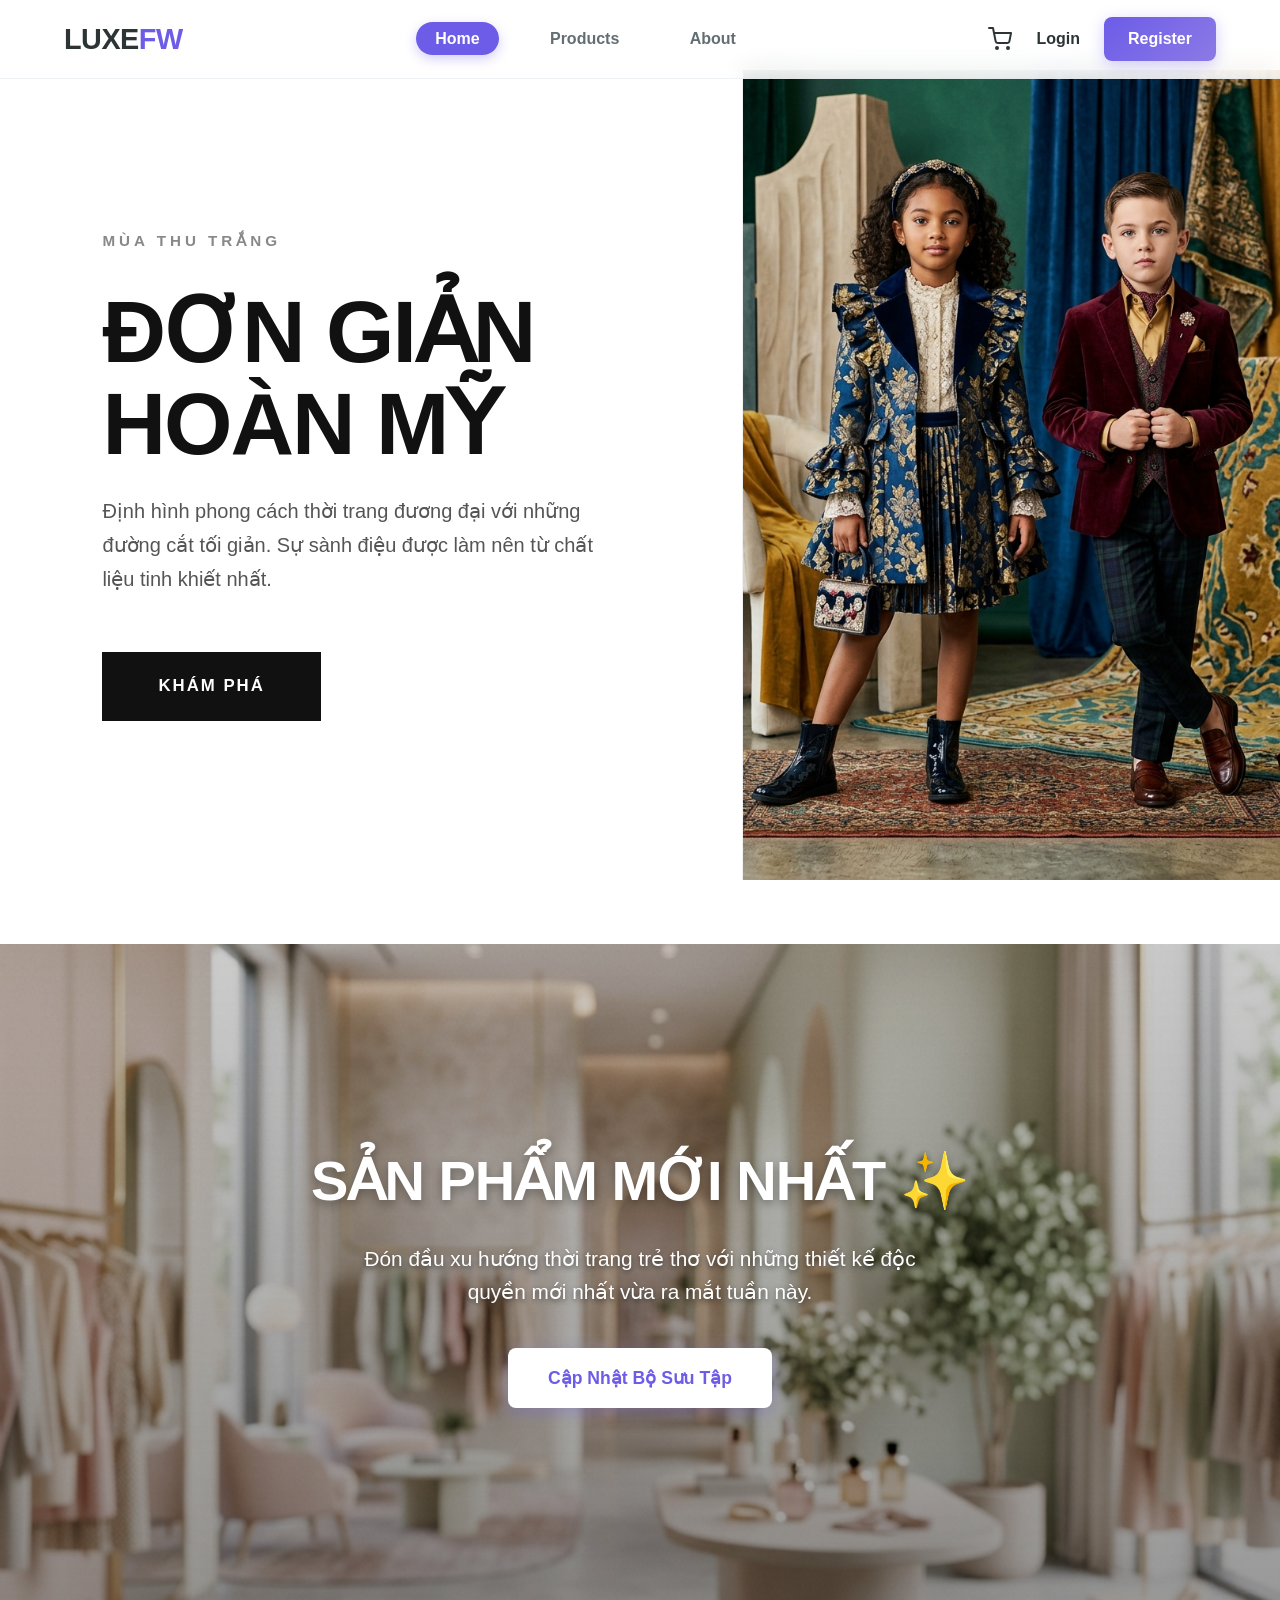
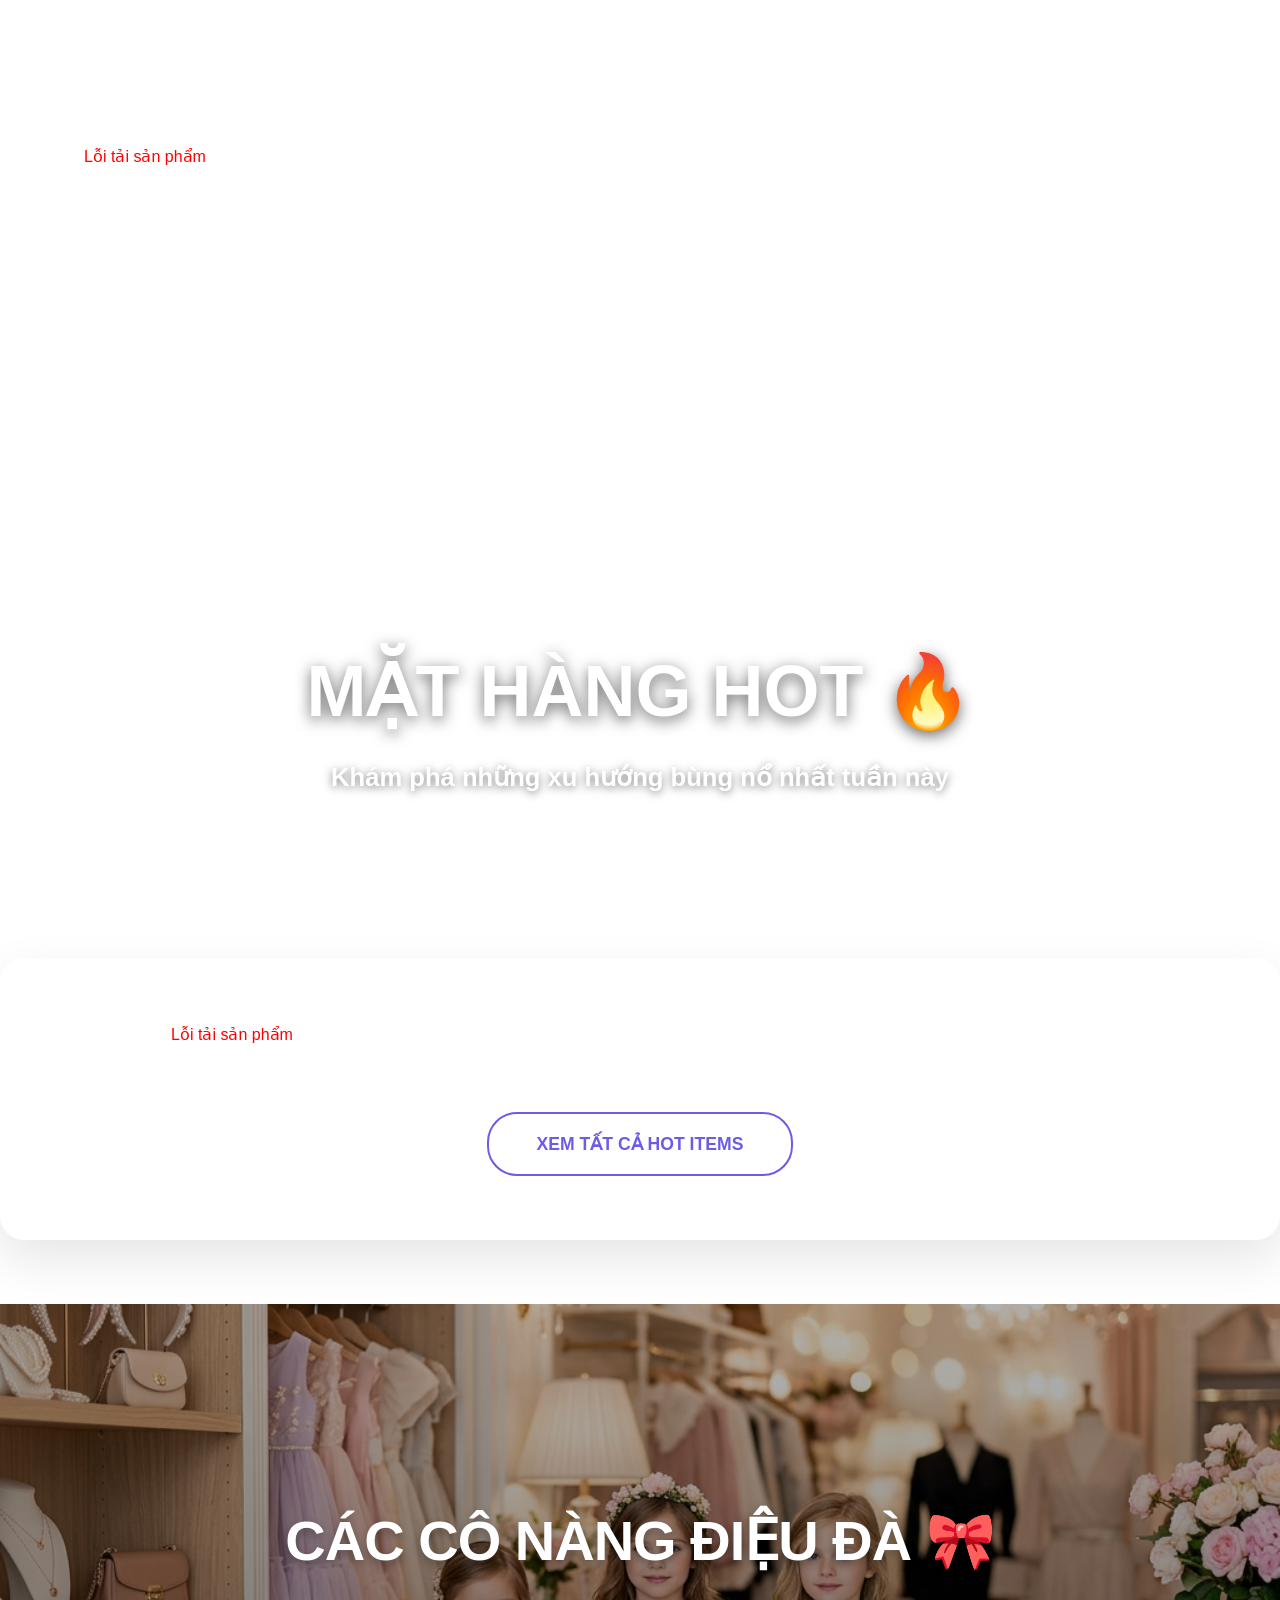
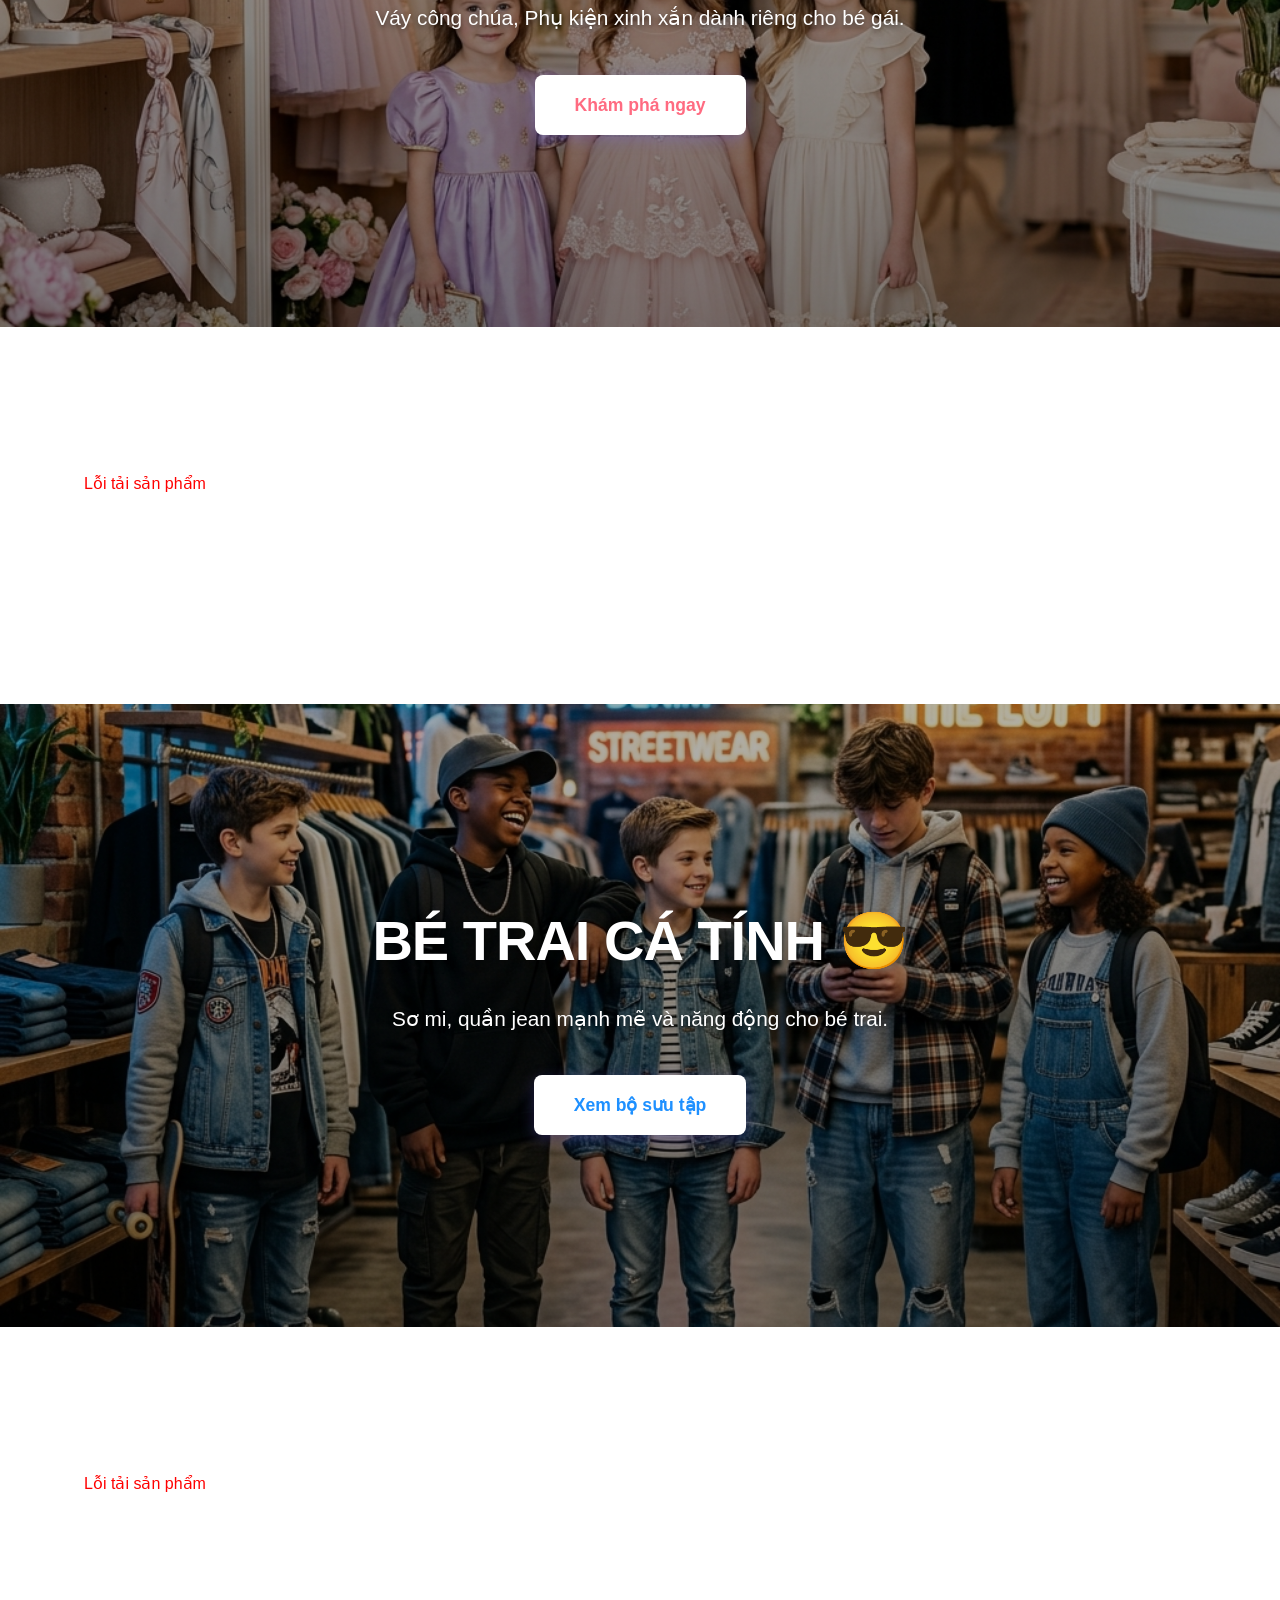
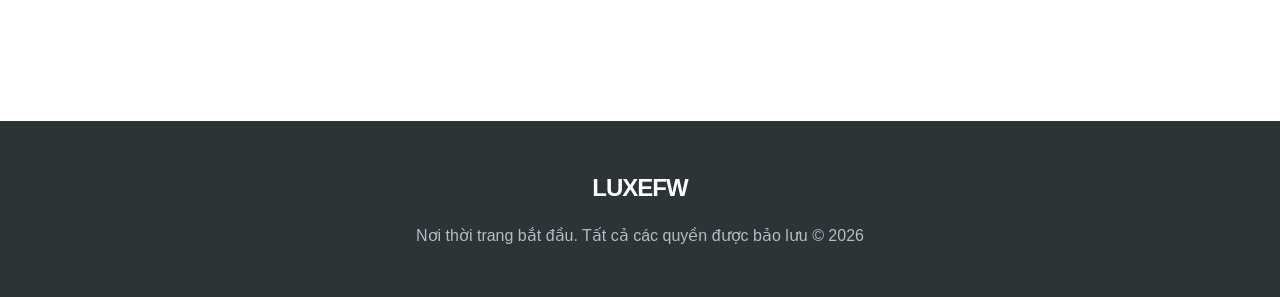
<file: frontend/index.html>
<!DOCTYPE html>
<html lang="vi">
<head>
    <meta charset="UTF-8">
    <meta name="viewport" content="width=device-width, initial-scale=1.0">
    <title>Home - LUXE FW Kids</title>
    <link rel="stylesheet" href="css/style.css">
    <style>
        .section-title { text-align: center; margin-bottom: 3rem; font-size: 2.5rem; color: var(--primary); }
        .section-padding { padding: 5rem 0; }
        .banner { background-color: var(--primary); color: white; border-radius: var(--radius-lg); padding: 4rem; text-align: center; margin: 4rem 0; }
        .banner h2 { font-size: 2.5rem; margin-bottom: 1rem; color: white;}
    </style>
</head>
<body>
    <nav class="navbar">
        <a href="index.html" class="logo">LUXE<span>FW</span></a>
        <ul class="nav-links">
            <li><a href="index.html" class="active">Home</a></li>
            <li><a href="products.html">Products</a></li>
            <li><a href="about.html">About</a></li>
        </ul>
        <div class="nav-actions" id="auth-links">
            <!-- JavaScript handles rendering here -->
        </div>
    </nav>

    <header class="hero" style="min-height: 90vh; display: flex; align-items: stretch; padding: 0; margin-top: 70px; background: #fff;">
        <!-- Left Side: Minimalist Text -->
        <div style="flex: 1; display: flex; flex-direction: column; justify-content: center; padding: 6rem 8%; border-right: 1px solid #f0f0f0;">
            <span class="hero-subtitle">Mùa Thu Trắng</span>
            <h1 class="hero-title">Đơn giản<br>Hoàn mỹ</h1>
            <p class="hero-desc">Định hình phong cách thời trang đương đại với những đường cắt tối giản. Sự sành điệu được làm nên từ chất liệu tinh khiết nhất.</p>
            
            <div style="display: flex; gap: 1.5rem;">
                <a href="products.html" style="background: #111; color: white; text-decoration: none; font-weight: 600; font-size: 1.05rem; padding: 1.3rem 3.5rem; text-transform: uppercase; letter-spacing: 2px; transition: all 0.3s ease;">Khám phá</a>
            </div>
        </div>

        <!-- Right Side: Editorial Image -->
        <div style="flex: 1; height: auto;">
            <div style="width: 100%; height: 100%; background: url('images/hero_fashion_fresh.png') center/cover no-repeat;"></div>
        </div>
    </header>

    <main>
        <!-- NEW ARRIVALS -->
        <section id="new-arrivals">
            <div class="banner" style="background: linear-gradient(rgba(0,0,0,0.2), rgba(0,0,0,0.4)), url('images/new_arrivals_bg.png') center/cover; padding: 12rem 5%; border-radius: 0;">
                <div class="container" style="text-align: center;">
                    <h2 style="text-shadow: 0 4px 10px rgba(0,0,0,0.3); font-size: 3.5rem; color: white;">Sản Phẩm Mới Nhất ✨</h2>
                    <p style="color: white; font-size: 1.3rem; text-shadow: 0 2px 5px rgba(0,0,0,0.5); max-width: 600px; margin: 0 auto;">Đón đầu xu hướng thời trang trẻ thơ với những thiết kế độc quyền mới nhất vừa ra mắt tuần này.</p>
                    <a href="products.html" class="btn btn-primary" style="margin-top: 2.5rem; background: white; color: #6c5ce7; border: none; font-size: 1.1rem; padding: 1rem 2.5rem;">Cập Nhật Bộ Sưu Tập</a>
                </div>
            </div>
            <div class="container section-padding">
                <div class="grid-products" id="new-products">
                    <!-- Fallback/Placeholder while loading -->
                    <p style="text-align: center; width: 100%;">Đang tải sản phẩm...</p>
                </div>
            </div>
        </section>

        <!-- HOT PRODUCTS: Slider Banner -->
        <section id="hot-slider" class="hot-bg-slider" style="padding: 16rem 0 20rem 0; margin-top: 4rem; text-align: center;">
            <div class="container">
                <h2 style="color: white; font-size: 4.5rem; text-shadow: 0 4px 15px rgba(0,0,0,0.6); margin-bottom: 0.5rem; letter-spacing: 0;">Mặt Hàng Hot 🔥</h2>
                <p style="color: white; font-size: 1.6rem; text-shadow: 0 2px 8px rgba(0,0,0,0.5); font-weight: 600;">Khám phá những xu hướng bùng nổ nhất tuần này</p>
            </div>
        </section>

        <!-- HOT PRODUCTS: Grid Content -->
        <section id="hot-products" class="container" style="background-color: white; padding: 4rem 3rem; border-radius: 24px; box-shadow: 0 20px 50px rgba(0,0,0,0.1); position: relative; z-index: 10; margin-top: -160px; margin-bottom: 4rem;">
            <div class="grid-products" id="hot-products-grid">
                <!-- JS will populate -->
            </div>
            <div style="text-align: center; margin-top: 3rem;">
                <a href="products.html" class="btn btn-outline" style="border-width: 2px; border-color: var(--accent); color: var(--accent); font-weight: 700; padding: 1rem 3rem; font-size: 1.1rem; border-radius: 30px;">XEM TẤT CẢ HOT ITEMS</a>
            </div>
        </section>

        <!-- GIRLS COLLECTION -->
        <section id="girls" style="margin-top: 4rem;">
            <div class="banner" style="background: linear-gradient(rgba(0,0,0,0.3), rgba(0,0,0,0.5)), url('images/banner_girls.png') center/cover; padding: 12rem 5%; border-radius: 0;">
                <div class="container" style="text-align: center;">
                    <h2 style="text-shadow: 0 4px 10px rgba(0,0,0,0.3); font-size: 3.5rem; color: white;">Các Cô Nàng Điệu Đà 🎀</h2>
                    <p style="color: white; font-size: 1.3rem; text-shadow: 0 2px 5px rgba(0,0,0,0.5); max-width: 600px; margin: 0 auto;">Váy công chúa, Phụ kiện xinh xắn dành riêng cho bé gái.</p>
                    <a href="products.html" class="btn btn-primary" style="margin-top: 2.5rem; background: white; color: #ff6b81; border: none; font-size: 1.1rem; padding: 1rem 2.5rem;">Khám phá ngay</a>
                </div>
            </div>
            <div class="container section-padding">
                <div class="grid-products" id="girls-products">
                    <!-- JS will populate -->
                </div>
            </div>
        </section>

        <!-- BOYS COLLECTION -->
        <section id="boys">
            <div class="banner" style="background: linear-gradient(rgba(0,0,0,0.3), rgba(0,0,0,0.5)), url('images/banner_boys.png') center/cover; padding: 12rem 5%; border-radius: 0;">
                <div class="container" style="text-align: center;">
                    <h2 style="text-shadow: 0 4px 10px rgba(0,0,0,0.3); font-size: 3.5rem; color: white;">Bé Trai Cá Tính 😎</h2>
                    <p style="color: white; font-size: 1.3rem; text-shadow: 0 2px 5px rgba(0,0,0,0.5); max-width: 600px; margin: 0 auto;">Sơ mi, quần jean mạnh mẽ và năng động cho bé trai.</p>
                    <a href="products.html" class="btn btn-primary" style="margin-top: 2.5rem; background: white; color: #1e90ff; border: none; font-size: 1.1rem; padding: 1rem 2.5rem;">Xem bộ sưu tập</a>
                </div>
            </div>
            <div class="container section-padding">
                <div class="grid-products" id="boys-products">
                    <!-- JS will populate -->
                </div>
            </div>
        </section>
    </main>

    <footer style="background: var(--primary); color: white; padding: 3rem 5%; text-align: center; margin-top: 5rem;">
        <h2 style="color: white; margin-bottom: 1rem;">LUXE<span>FW</span></h2>
        <p style="color: #b2bec3;">Nơi thời trang bắt đầu. Tất cả các quyền được bảo lưu &copy; 2026</p>
    </footer>

    <script src="js/api.js"></script>
    <script src="js/products.js"></script>
    <script>
        // Fetch products and populate sections
        document.addEventListener('DOMContentLoaded', async () => {
            try {
                const res = await fetchAPI('/products');
                const products = res.data || [];
                
                if (products.length > 0) {
                    // Populate New Arrivals
                    renderProducts(products.slice(0,4), document.getElementById('new-products'));
                    
                    // Populate Hot (Reverse to look different)
                    const reversed = [...products].reverse();
                    renderProducts(reversed.slice(0,4), document.getElementById('hot-products-grid'));
                    
                    // Populate Girls
                    renderProducts(products.filter(p => p.name.toLowerCase().includes('gái') || p.name.toLowerCase().includes('dress') || p.categoryId == 3 || p.name.toLowerCase().includes('baby')).slice(0,4), document.getElementById('girls-products'));
                    
                    // Populate Boys
                    renderProducts(products.filter(p => !p.name.toLowerCase().includes('gái') && !p.name.toLowerCase().includes('dress')).slice(0,4), document.getElementById('boys-products'));
                } else {
                    document.querySelectorAll('.grid-products').forEach(el => el.innerHTML = '<p style="text-align:center;width:100%;">Trống</p>');
                }
            } catch (err) {
                console.error(err);
                document.querySelectorAll('.grid-products').forEach(el => el.innerHTML = '<p style="text-align:center;width:100%;color:red;">Lỗi tải sản phẩm</p>');
            }
        });
    </script>
</body>
</html>
</file>
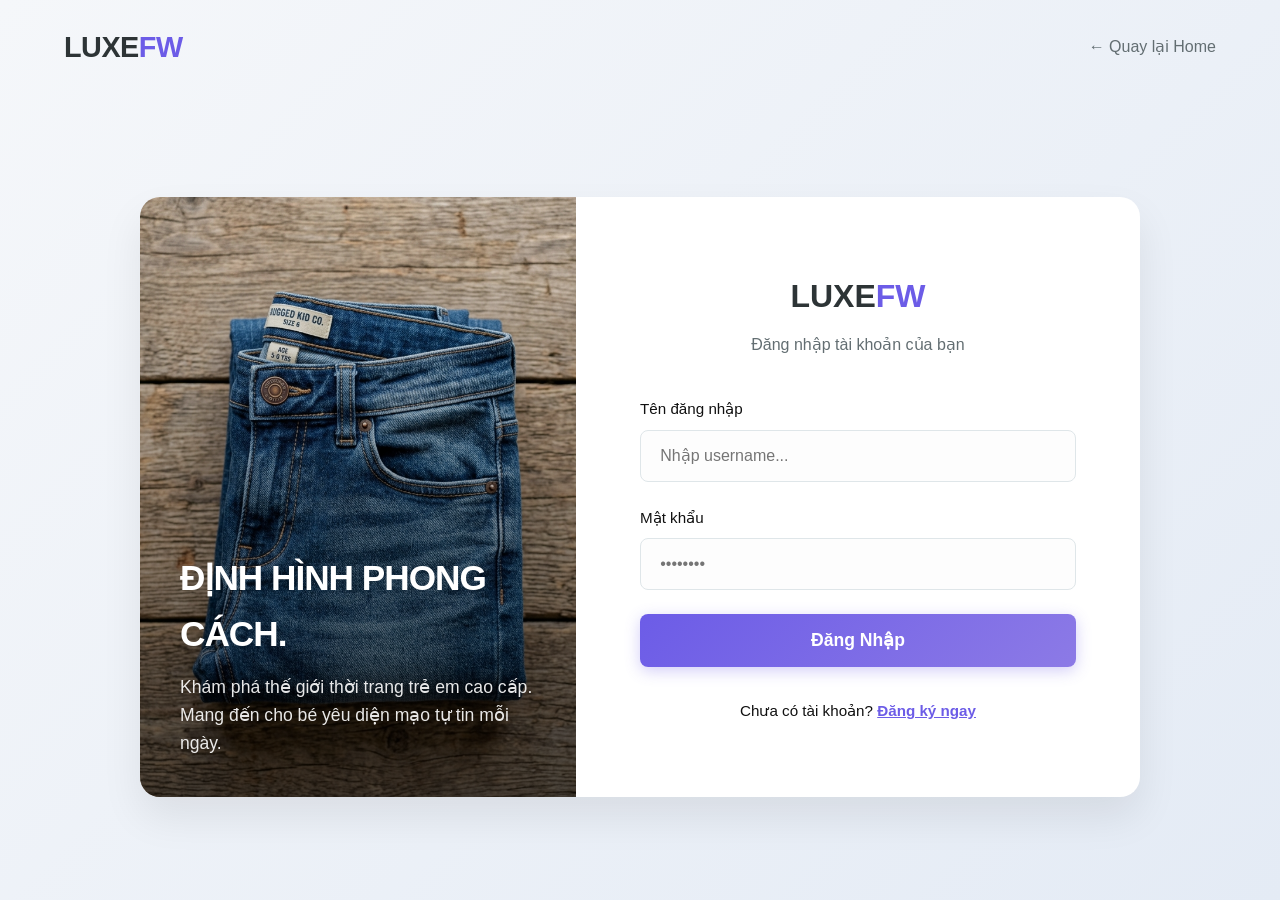
<file: frontend/admin/index.html>
<!DOCTYPE html>
<html lang="vi">
<head>
    <meta charset="UTF-8">
    <meta name="viewport" content="width=device-width, initial-scale=1.0">
    <title>Admin Dashboard - LUXE FW</title>
    <link rel="stylesheet" href="css/admin.css">
</head>
<body>

    <!-- SIDEBAR -->
    <aside class="sidebar">
        <div class="sidebar-header">
            LUXE<span>ADMIN</span>
        </div>
        <ul class="nav-menu">
            <li class="nav-item active" onclick="switchTab('dashboard')">
                <span>📊</span> Tổng quan
            </li>
            <li class="nav-item" onclick="switchTab('products')">
                <span>👕</span> Sản phẩm
            </li>
            <li class="nav-item" onclick="switchTab('categories')">
                <span>📁</span> Danh mục
            </li>
            <li class="nav-item" onclick="switchTab('orders')">
                <span>📦</span> Đơn hàng
            </li>
            <li class="nav-item" onclick="switchTab('users')">
                <span>👥</span> Người dùng
            </li>
        </ul>
    </aside>

    <!-- CONTENT -->
    <main class="main-content">
        <header class="topbar">
            <div class="user-profile">
                <span id="admin-name">Chưa đăng nhập</span>
                <button class="btn-logout" onclick="logoutAdmin()">Thoát</button>
            </div>
        </header>

        <div class="page-wrapper">
            
            <!-- DASHBOARD TAB -->
            <div id="tab-dashboard" class="tab-section active">
                <h2 class="page-title">Thống kê chung</h2>
                <div class="data-card">
                    <p style="color: var(--text-muted); line-height: 1.8;">
                        Chào mừng hệ thống quản trị LUXE FW.<br>
                        Vui lòng chọn các mục bên thanh Menu (Sản phẩm, Đơn hàng,...) để bắt đầu quản lý.
                    </p>
                </div>
            </div>

            <!-- PRODUCTS TAB -->
            <div id="tab-products" class="tab-section">
                <div class="card-header">
                    <h2 class="page-title" style="margin:0;">Quản lý Sản phẩm</h2>
                    <button class="btn-primary" onclick="alert('Tính năng Thêm sản phẩm đang phát triển.')">+ Thêm Sản Phẩm Mới</button>
                </div>
                <div class="data-card">
                    <div class="table-responsive">
                        <table class="admin-table">
                            <thead>
                                <tr>
                                    <th>Sản phẩm / Tên</th>
                                    <th>Giá Niêm Yết</th>
                                    <th>Danh Mục</th>
                                    <th>Ngày Tạo</th>
                                    <th>Thao Tác</th>
                                </tr>
                            </thead>
                            <tbody id="tb-products">
                                <tr><td colspan="5" style="text-align:center;">Đang tải dữ liệu...</td></tr>
                            </tbody>
                        </table>
                    </div>
                </div>
            </div>

            <!-- CATEGORIES TAB -->
            <div id="tab-categories" class="tab-section">
                <div class="card-header">
                    <h2 class="page-title" style="margin:0;">Quản lý Danh mục</h2>
                    <button class="btn-primary">+ Thêm Danh Mục</button>
                </div>
                <div class="data-card">
                    <div class="table-responsive">
                        <table class="admin-table">
                            <thead>
                                <tr>
                                    <th>ID</th>
                                    <th>Tên Danh Mục</th>
                                    <th>Thao Tác</th>
                                </tr>
                            </thead>
                            <tbody id="tb-categories">
                                <tr><td colspan="3" style="text-align:center;">Đang tải dữ liệu...</td></tr>
                            </tbody>
                        </table>
                    </div>
                </div>
            </div>

            <!-- ORDERS TAB -->
            <div id="tab-orders" class="tab-section">
                <div class="card-header">
                    <h2 class="page-title" style="margin:0;">Quản lý Đơn hàng</h2>
                </div>
                <div class="data-card">
                    <div class="table-responsive">
                        <table class="admin-table">
                            <thead>
                                <tr>
                                    <th>Mã Đơn (#)</th>
                                    <th>Khách Hàng</th>
                                    <th>Tổng Tiền</th>
                                    <th>Trạng Thái</th>
                                    <th>Thao Tác</th>
                                </tr>
                            </thead>
                            <tbody id="tb-orders">
                                <tr><td colspan="5" style="text-align:center;">Đang tải dữ liệu...</td></tr>
                            </tbody>
                        </table>
                    </div>
                </div>
            </div>

            <!-- USERS TAB -->
            <div id="tab-users" class="tab-section">
                <div class="card-header">
                    <h2 class="page-title" style="margin:0;">Quản lý Người dùng</h2>
                </div>
                <div class="data-card">
                    <div class="table-responsive">
                        <table class="admin-table">
                            <thead>
                                <tr>
                                    <th>Tài Khoản</th>
                                    <th>Email</th>
                                    <th>Phân Quyền (Role)</th>
                                    <th>Thao Tác</th>
                                </tr>
                            </thead>
                            <tbody id="tb-users">
                                <tr><td colspan="4" style="text-align:center;">Đang tải dữ liệu...</td></tr>
                            </tbody>
                        </table>
                    </div>
                </div>
            </div>

        </div>
    </main>

    <script src="js/api.js"></script>
    <script src="js/dashboard.js"></script>
</body>
</html>
</file>
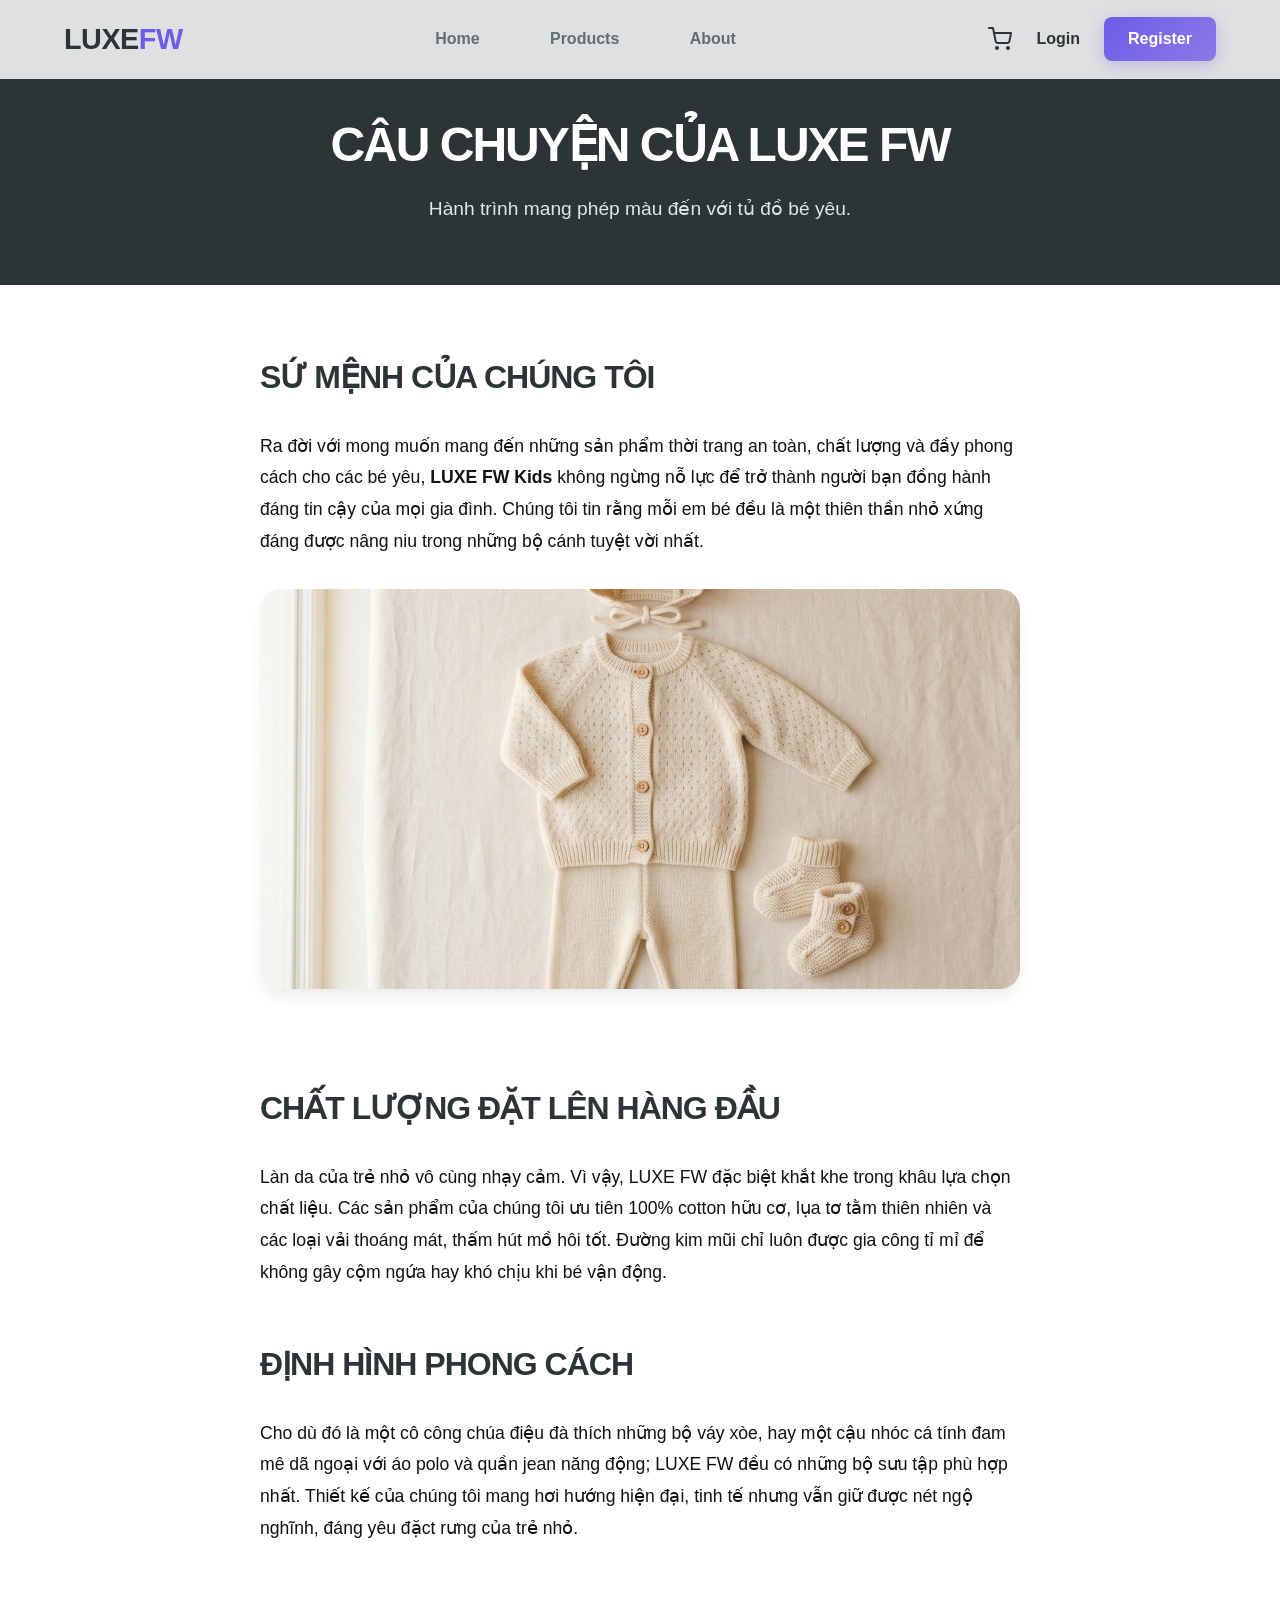
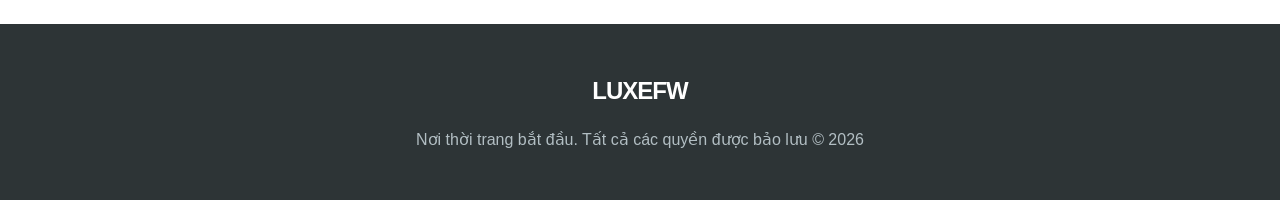
<file: frontend/about.html>
<!DOCTYPE html>
<html lang="vi">
<head>
    <meta charset="UTF-8">
    <meta name="viewport" content="width=device-width, initial-scale=1.0">
    <title>About Us - LUXE FW Kids</title>
    <link rel="stylesheet" href="css/style.css">
    <style>
        .page-header { background-color: var(--primary); color: white; padding: 120px 0 60px 0; text-align: center; }
        .about-section { max-width: 800px; margin: 4rem auto; font-size: 1.1rem; line-height: 1.8; color: var(--text); padding: 0 20px;}
        .about-section h2 { color: var(--primary); margin-top: 3rem; margin-bottom: 1.5rem; font-size: 2rem;}
        .about-section img { width: 100%; border-radius: var(--radius-lg); margin: 2rem 0; box-shadow: var(--shadow-md); }
    </style>
</head>
<body>
    <nav class="navbar">
        <a href="index.html" class="logo">LUXE<span>FW</span></a>
        <ul class="nav-links">
            <li><a href="index.html">Home</a></li>
            <li><a href="products.html">Products</a></li>
            <li><a href="about.html">About</a></li>
        </ul>
        <div class="nav-actions" id="auth-links">
            <a href="login.html" class="nav-links">Login</a>
            <a href="register.html" class="btn btn-primary">Register</a>
        </div>
    </nav>

    <header class="page-header">
        <div class="container">
            <h1 class="hero-title" style="color: white; font-size: 3rem;">Câu chuyện của LUXE FW</h1>
            <p style="color: #dfe6e9; font-size: 1.2rem; margin-top: 1rem;">Hành trình mang phép màu đến với tủ đồ bé yêu.</p>
        </div>
    </header>

    <main class="about-section">
        <h2>Sứ mệnh của chúng tôi</h2>
        <p>Ra đời với mong muốn mang đến những sản phẩm thời trang an toàn, chất lượng và đầy phong cách cho các bé yêu, <strong>LUXE FW Kids</strong> không ngừng nỗ lực để trở thành người bạn đồng hành đáng tin cậy của mọi gia đình. Chúng tôi tin rằng mỗi em bé đều là một thiên thần nhỏ xứng đáng được nâng niu trong những bộ cánh tuyệt vời nhất.</p>
        
        <!-- Placeholder beautiful image for about -->
        <img src="images/bestseller.png" alt="Baby Collection" style="height: 400px; object-fit: cover;">

        <h2>Chất lượng đặt lên hàng đầu</h2>
        <p>Làn da của trẻ nhỏ vô cùng nhạy cảm. Vì vậy, LUXE FW đặc biệt khắt khe trong khâu lựa chọn chất liệu. Các sản phẩm của chúng tôi ưu tiên 100% cotton hữu cơ, lụa tơ tằm thiên nhiên và các loại vải thoáng mát, thấm hút mồ hôi tốt. Đường kim mũi chỉ luôn được gia công tỉ mỉ để không gây cộm ngứa hay khó chịu khi bé vận động.</p>

        <h2>Định hình phong cách</h2>
        <p>Cho dù đó là một cô công chúa điệu đà thích những bộ váy xòe, hay một cậu nhóc cá tính đam mê dã ngoại với áo polo và quần jean năng động; LUXE FW đều có những bộ sưu tập phù hợp nhất. Thiết kế của chúng tôi mang hơi hướng hiện đại, tinh tế nhưng vẫn giữ được nét ngộ nghĩnh, đáng yêu đặct rưng của trẻ nhỏ.</p>
    </main>

    <footer style="background: var(--primary); color: white; padding: 3rem 5%; text-align: center; margin-top: 5rem;">
        <h2 style="color: white; margin-bottom: 1rem;">LUXE<span>FW</span></h2>
        <p style="color: #b2bec3;">Nơi thời trang bắt đầu. Tất cả các quyền được bảo lưu &copy; 2026</p>
    </footer>

    <script src="js/api.js"></script>
</body>
</html>
</file>
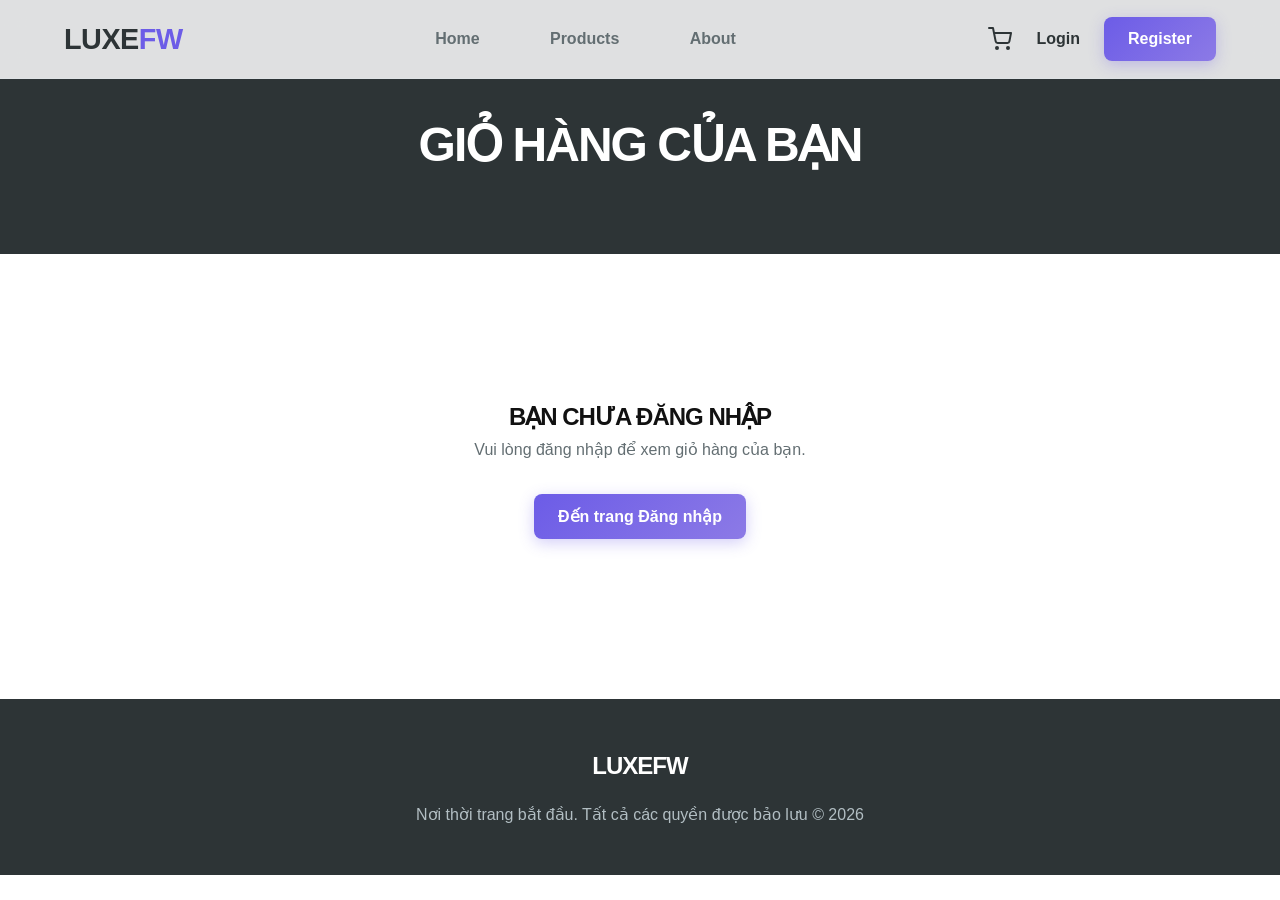
<file: frontend/cart.html>
<!DOCTYPE html>
<html lang="vi">
<head>
    <meta charset="UTF-8">
    <meta name="viewport" content="width=device-width, initial-scale=1.0">
    <title>Cart - LUXE FW</title>
    <link rel="stylesheet" href="css/style.css">
    <style>
        .page-header { background-color: var(--primary); color: white; padding: 120px 0 60px 0; text-align: center; }
        .cart-container { margin: 4rem auto; max-width: 900px; }
        .cart-table { width: 100%; border-collapse: collapse; margin-bottom: 2rem; background: var(--surface); box-shadow: var(--shadow-sm); border-radius: var(--radius-md); overflow: hidden; }
        .cart-table th, .cart-table td { padding: 1.5rem; text-align: left; border-bottom: 1px solid var(--border); }
        .cart-table th { background: #f8f9fa; font-weight: 600; color: var(--text-muted); }
        .cart-item-img { width: 80px; height: 100px; object-fit: cover; border-radius: var(--radius-sm); }
        .cart-item-info { display: flex; align-items: center; gap: 1.5rem; }
        .cart-item-title { font-weight: 600; font-size: 1.1rem; }
        .cart-summary { background: #f8f9fa; padding: 2rem; border-radius: var(--radius-md); text-align: right; border: 1px solid var(--border); }
        .total-price { font-size: 1.8rem; font-weight: 700; color: var(--accent); margin: 1rem 0; }
    </style>
</head>
<body>
    <nav class="navbar">
        <a href="index.html" class="logo">LUXE<span>FW</span></a>
        <ul class="nav-links">
            <li><a href="index.html">Home</a></li>
            <li><a href="products.html">Products</a></li>
            <li><a href="about.html">About</a></li>
        </ul>
        <div class="nav-actions" id="auth-links">
            <a href="login.html" class="nav-links">Login</a>
            <a href="register.html" class="btn btn-primary">Register</a>
        </div>
    </nav>

    <header class="page-header">
        <div class="container">
            <h1 class="hero-title" style="color: white; font-size: 3rem;">Giỏ hàng của bạn</h1>
        </div>
    </header>

    <main class="container cart-container" id="cart-content">
        <div style="text-align: center; padding: 3rem; color: var(--text-muted);">
            Đang tải dữ liệu giỏ hàng...
        </div>
    </main>

    <footer style="background: var(--primary); color: white; padding: 3rem 5%; text-align: center; margin-top: 5rem;">
        <h2 style="color: white; margin-bottom: 1rem;">LUXE<span>FW</span></h2>
        <p style="color: #b2bec3;">Nơi thời trang bắt đầu. Tất cả các quyền được bảo lưu &copy; 2026</p>
    </footer>

    <script src="js/api.js"></script>
    <script src="js/cart.js"></script>
</body>
</html>
</file>
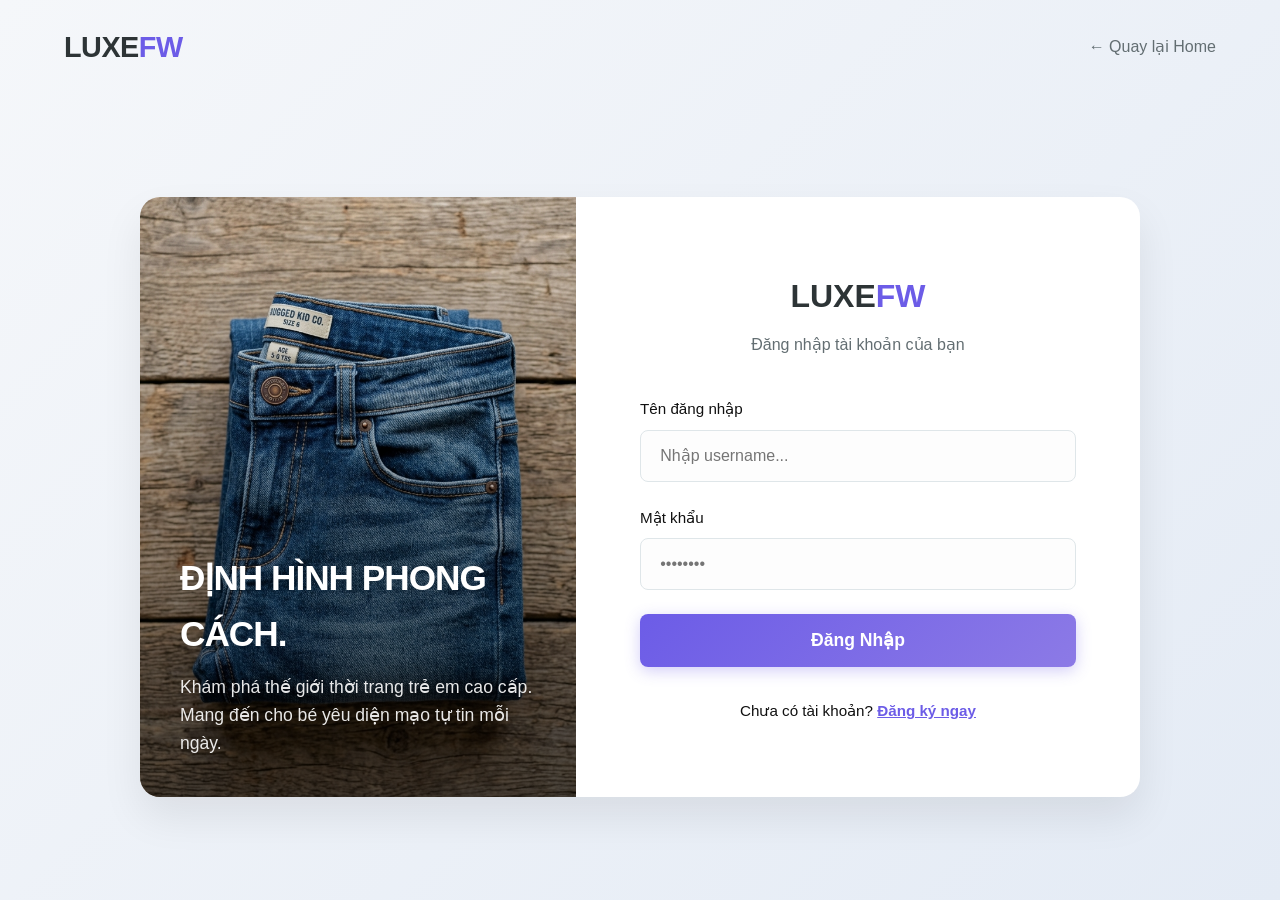
<file: frontend/login.html>
<!DOCTYPE html>
<html lang="vi">
<head>
    <meta charset="UTF-8">
    <meta name="viewport" content="width=device-width, initial-scale=1.0">
    <title>Login - LUXE FW</title>
    <link rel="stylesheet" href="css/style.css">
    <style>
        body { 
            margin: 0; padding: 0; 
            background: linear-gradient(135deg, #f5f7fa 0%, #e4ebf5 100%); 
            min-height: 100vh; 
            display: flex; flex-direction: column; 
        }
        .main-wrapper {
            flex: 1; display: flex; align-items: center; justify-content: center; padding: 2rem;
        }
        .split-container { 
            display: flex; width: 1000px; max-width: 100%; height: 600px; 
            background: white; border-radius: 20px; 
            box-shadow: 0 20px 40px rgba(0,0,0,0.08); overflow: hidden; 
        }
        .split-left { 
            flex: 1; 
            background: url('images/boy_jeans.png') center/cover no-repeat; 
            position: relative; display: none;
        }
        @media (min-width: 768px) { .split-left { display: block; } }
        .split-left::after { 
            content: ''; position: absolute; inset: 0; 
            background: linear-gradient(to top, rgba(0,0,0,0.6), transparent); 
        }
        .split-quote { 
            position: absolute; bottom: 40px; left: 40px; color: white; right: 40px; z-index: 2; 
        }
        .split-quote h2 { font-size: 2.2rem; margin-bottom: 10px; color: white; }
        .split-quote p { font-size: 1.1rem; opacity: 0.9; }

        .split-right { 
            flex: 1; padding: 3rem 4rem; display: flex; flex-direction: column; justify-content: center; 
        }
        .auth-logo { 
            font-size: 2rem; font-weight: 800; color: var(--primary); 
            text-decoration: none; margin-bottom: 10px; text-align: center; 
        }
        .auth-logo span { color: var(--accent); }
        .auth-subtitle { text-align: center; color: var(--text-muted); margin-bottom: 2.5rem; }
        
        .form-group { margin-bottom: 1.5rem; position: relative; }
        .form-label { display: block; margin-bottom: 0.5rem; font-weight: 500; font-size: 0.95rem; }
        .form-input { 
            width: 100%; padding: 1rem 1.2rem; border: 1px solid var(--border); 
            border-radius: var(--radius-sm); font-family: inherit; font-size: 1rem; 
            background: #fdfdfd; transition: all 0.3s ease;
        }
        .form-input:focus {
            outline: none; border-color: var(--accent);
            box-shadow: 0 0 0 4px rgba(108, 92, 231, 0.1);
            background: white;
        }
        .auth-links { text-align: center; margin-top: 2rem; font-size: 0.95rem; }
        .auth-links a { font-weight: 600; }
    </style>
</head>
<body>

    <!-- Simple Top Nav for auth pages -->
    <nav style="padding: 1.5rem 5%; display: flex; justify-content: space-between; align-items: center;">
        <a href="index.html" class="logo" style="margin:0;">LUXE<span>FW</span></a>
        <a href="index.html" style="text-decoration: none; color: var(--text-muted); font-weight: 500;">&larr; Quay lại Home</a>
    </nav>

    <div class="main-wrapper">
        <div class="split-container">
            <div class="split-left">
                <div class="split-quote">
                    <h2>Định hình phong cách.</h2>
                    <p>Khám phá thế giới thời trang trẻ em cao cấp. Mang đến cho bé yêu diện mạo tự tin mỗi ngày.</p>
                </div>
            </div>
            
            <div class="split-right">
                <a href="index.html" class="auth-logo">LUXE<span>FW</span></a>
                <p class="auth-subtitle">Đăng nhập tài khoản của bạn</p>
                
                <form id="loginForm">
                    <div class="form-group">
                        <label class="form-label">Tên đăng nhập</label>
                        <input type="text" name="username" id="username" class="form-input" placeholder="Nhập username..." required>
                    </div>
                    <div class="form-group">
                        <label class="form-label">Mật khẩu</label>
                        <input type="password" name="password" id="password" class="form-input" placeholder="••••••••" required>
                    </div>
                    <button type="submit" id="loginBtn" class="btn btn-primary" style="width: 100%; padding: 1rem; font-size: 1.1rem; border-radius: var(--radius-sm);">Đăng Nhập</button>
                </form>
                
                <div class="auth-links">
                    Chưa có tài khoản? <a href="register.html" style="color: var(--accent);">Đăng ký ngay</a>
                </div>
            </div>
        </div>
    </div>

    <script src="js/api.js"></script>
    <script src="js/auth.js"></script>
</body>
</html>
</file>
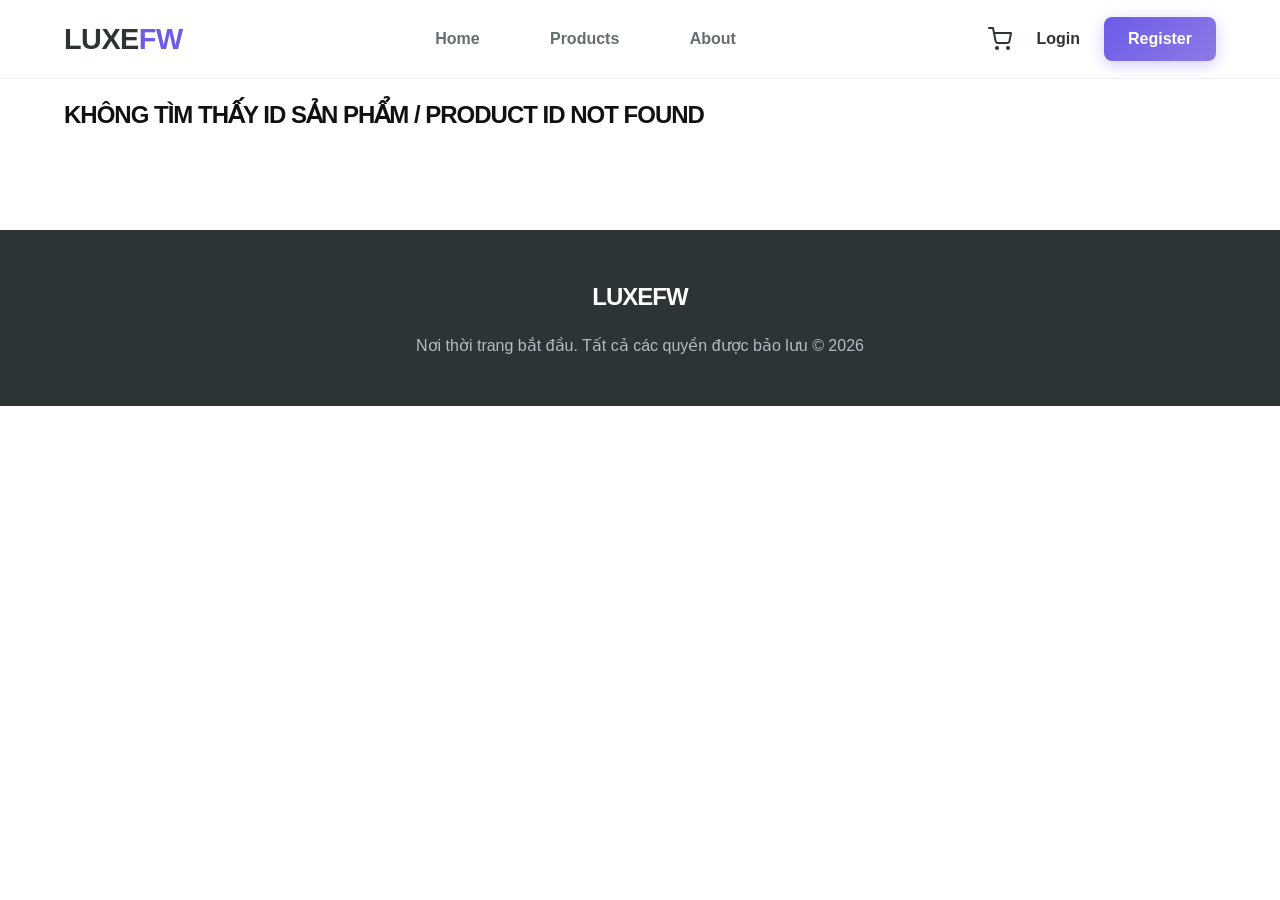
<file: frontend/product.html>
<!DOCTYPE html>
<html lang="vi">
<head>
    <meta charset="UTF-8">
    <meta name="viewport" content="width=device-width, initial-scale=1.0">
    <title>Product Details - LUXE FW</title>
    <link rel="stylesheet" href="css/style.css">
    <style>
        .product-detail-container { display: flex; gap: 4rem; margin: 6rem auto; }
        .product-gallery { flex: 1; display: flex; gap: 1rem; }
        .thumbnail-list { display: flex; flex-direction: column; gap: 1rem; }
        .thumbnail { width: 80px; height: 100px; object-fit: cover; border-radius: var(--radius-sm); cursor: pointer; border: 2px solid transparent; }
        .thumbnail.active { border-color: var(--primary); }
        .main-image-container { flex: 1; }
        .main-image { width: 100%; height: auto; border-radius: var(--radius-md); object-fit: cover; }
        .product-info-panel { flex: 1; }
        .pd-title { font-size: 2.5rem; margin-bottom: 0.5rem; }
        .pd-sku { color: var(--text-muted); margin-bottom: 1.5rem; font-size: 0.9rem; }
        .pd-price { font-size: 2rem; color: var(--accent); font-weight: 700; margin-bottom: 2rem; }
        .pd-desc { line-height: 1.6; color: #636e72; margin-bottom: 2rem; }
        .options-group { margin-bottom: 2rem; }
        .options-title { font-weight: 600; margin-bottom: 1rem; display: block; }
        .size-btn { padding: 0.5rem 1rem; border: 1px solid var(--border); background: white; cursor: pointer; border-radius: var(--radius-sm); margin-right: 0.5rem; font-family: inherit; }
        .size-btn.active { background: var(--primary); color: white; border-color: var(--primary); }
        .action-group { display: flex; gap: 1rem; margin-top: 2rem; }
        .qty-input { width: 70px; padding: 0.8rem; border: 1px solid var(--border); border-radius: var(--radius-sm); text-align: center; }
    </style>
</head>
<body>
    <nav class="navbar">
        <a href="index.html" class="logo">LUXE<span>FW</span></a>
        <ul class="nav-links">
            <li><a href="index.html">Home</a></li>
            <li><a href="products.html">Products</a></li>
            <li><a href="about.html">About</a></li>
        </ul>
        <div class="nav-actions" id="auth-links">
            <a href="login.html" class="nav-links">Login</a>
            <a href="register.html" class="btn btn-primary">Register</a>
        </div>
    </nav>

    <main class="container product-detail-container" id="product-detail-view">
        <div style="text-align: center; width: 100%;">
            <h2>Đang tải chi tiết sản phẩm...</h2>
        </div>
    </main>

    <footer style="background: var(--primary); color: white; padding: 3rem 5%; text-align: center; margin-top: 5rem;">
        <h2 style="color: white; margin-bottom: 1rem;">LUXE<span>FW</span></h2>
        <p style="color: #b2bec3;">Nơi thời trang bắt đầu. Tất cả các quyền được bảo lưu &copy; 2026</p>
    </footer>

    <script src="js/api.js"></script>
    <script>
        document.addEventListener('DOMContentLoaded', async () => {
            const urlParams = new URLSearchParams(window.location.search);
            const id = urlParams.get('id');
            const container = document.getElementById('product-detail-view');

            if (!id) {
                container.innerHTML = '<h2>Không tìm thấy ID sản phẩm / Product ID not found</h2>';
                return;
            }

            try {
                // To display nicely, we quickly fetch everything. In real project we should backend /api/products/{id}
                const res = await fetchAPI('/products');
                let product = res.data.find(p => p.id == id || p.name == id);
                
                if(!product && res.data.length > 0) {
                    product = res.data[0]; // fallback
                }

                if(product) {
                    let images = product.images || [];
                    let mainImg = "https://via.placeholder.com/400x500";
                    let thumbnailsHtml = '';
                    
                    if (images.length > 0) {
                        let mainObj = images.find(i => i.isMain) || images[0];
                        mainImg = mainObj.imageUrl.startsWith('http') ? mainObj.imageUrl : `images/${mainObj.imageUrl}`;
                        
                        images.forEach((img, idx) => {
                            let iUrl = img.imageUrl.startsWith('http') ? img.imageUrl : `images/${img.imageUrl}`;
                            thumbnailsHtml += `<img src="${iUrl}" class="thumbnail ${idx === 0 ? 'active' : ''}" onclick="changeMainImage('${iUrl}', this)">`;
                        });
                    }

                    let variants = product.productVariants || [];
                    let sizesHtml = variants.map((v, i) => `<button class="size-btn ${i===0?'active':''}" onclick="selectSize(this)" data-variant="${v.id}">${v.size ? v.size.name : v.id}</button>`).join('');

                    container.innerHTML = `
                        <div class="product-gallery">
                            <div class="thumbnail-list">
                                ${thumbnailsHtml}
                            </div>
                            <div class="main-image-container">
                                <img src="${mainImg}" alt="${product.name}" class="main-image" id="main-product-img">
                            </div>
                        </div>
                        
                        <div class="product-info-panel">
                            <h1 class="pd-title">${product.name}</h1>
                            <div class="pd-sku">SKU: LUXE-${product.id || '001'}</div>
                            <div class="pd-price" id="display-price">${formatPrice(product.price)}</div>
                            <p class="pd-desc">${product.description || 'Chưa có mô tả cho sản phẩm này.'}</p>
                            
                            <div class="options-group">
                                <span class="options-title">Kích cỡ / Size</span>
                                <div>
                                    ${sizesHtml}
                                </div>
                            </div>
                            
                            <div class="action-group">
                                <input type="number" id="qty" class="qty-input" value="1" min="1">
                                <button class="btn btn-primary" style="flex: 1; padding: 1rem;" onclick="addToCart(${product.id})">Thêm vào giỏ hàng</button>
                            </div>
                        </div>
                    `;
                }
            } catch (e) {
                container.innerHTML = '<h2>Lỗi tải dữ liệu sản phẩm</h2>';
            }
        });

        function changeMainImage(url, thumnailEl) {
            document.getElementById('main-product-img').src = url;
            document.querySelectorAll('.thumbnail').forEach(el => el.classList.remove('active'));
            thumnailEl.classList.add('active');
        }

        function selectSize(btn) {
            document.querySelectorAll('.size-btn').forEach(el => el.classList.remove('active'));
            btn.classList.add('active');
        }

        async function addToCart(productId) {
            const token = localStorage.getItem('jwtToken');
            if(!token) {
                showToast("Bạn cần đăng nhập để mua hàng!", "error");
                setTimeout(() => window.location.href="login.html", 1500);
                return;
            }
            
            const activeSizeBtn = document.querySelector('.size-btn.active');
            let variantId = 1;
            if(activeSizeBtn) {
                variantId = activeSizeBtn.getAttribute('data-variant');
            }
            
            const qty = document.getElementById('qty').value;
            
            try {
                // Post to /api/user/cart/items?productId=x&variantId=x&quantity=x
                showToast("Đang thêm vào giỏ hàng...", "success");
            } catch(e) {
                showToast("Vui lòng thử lại sau.", "error");
            }
        }
    </script>
</body>
</html>
</file>
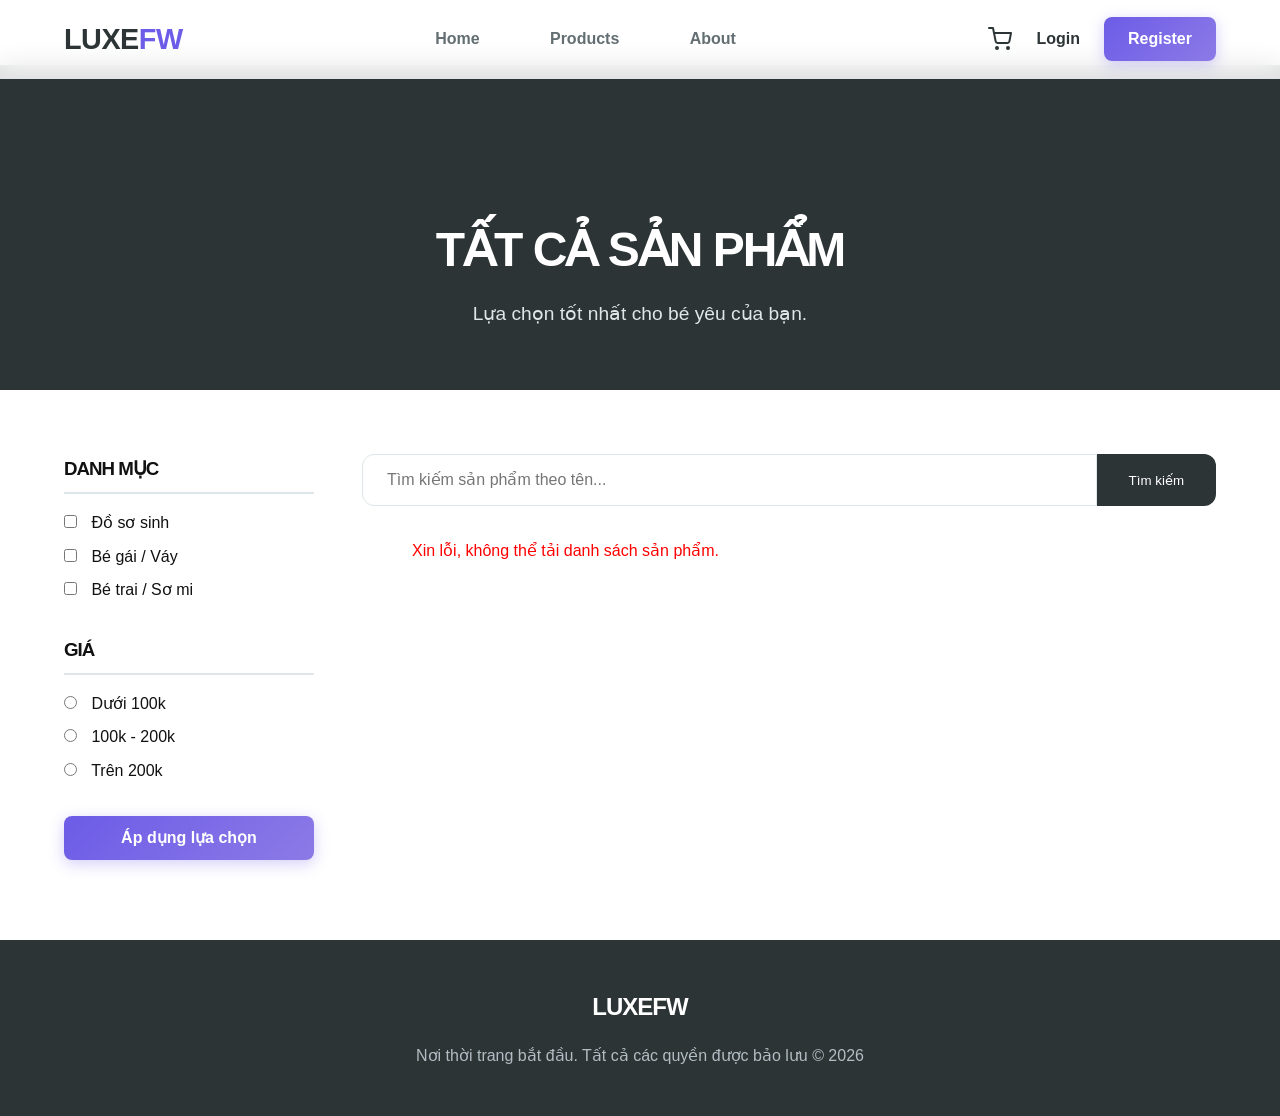
<file: frontend/products.html>
<!DOCTYPE html>
<html lang="vi">
<head>
    <meta charset="UTF-8">
    <meta name="viewport" content="width=device-width, initial-scale=1.0">
    <title>Products - LUXE FW</title>
    <link rel="stylesheet" href="css/style.css">
    <style>
        .page-header { background-color: var(--primary); color: white; padding: 160px 0 60px 0; text-align: center; margin-top: 65px; }
        .products-container { display: flex; gap: 3rem; margin: 4rem auto; }
        .filters { width: 250px; flex-shrink: 0; }
        .filter-group { margin-bottom: 2rem; }
        .filter-title { font-weight: 600; margin-bottom: 1rem; border-bottom: 2px solid var(--border); padding-bottom: 0.5rem; }
        .filter-list { list-style: none; }
        .filter-list li { margin-bottom: 0.5rem; }
        .filter-list input { margin-right: 10px; }
        .main-content { flex: 1; }
        
        /* Search styling overlay */
        .search-bar { display: flex; margin-bottom: 2rem; }
        .search-input { flex: 1; padding: 1rem 1.5rem; border: 1px solid var(--border); border-radius: var(--radius-md) 0 0 var(--radius-md); font-family: inherit; font-size: 1rem; outline: none; }
        .search-btn { padding: 1rem 2rem; background: var(--primary); color: white; border: none; border-radius: 0 var(--radius-md) var(--radius-md) 0; cursor: pointer; font-weight: 500; }
    </style>
</head>
<body>
    <nav class="navbar">
        <a href="index.html" class="logo">LUXE<span>FW</span></a>
        <ul class="nav-links">
            <li><a href="index.html">Home</a></li>
            <li><a href="products.html">Products</a></li>
            <li><a href="about.html">About</a></li>
        </ul>
        <div class="nav-actions" id="auth-links">
            <a href="login.html" class="nav-links">Login</a>
            <a href="register.html" class="btn btn-primary">Register</a>
        </div>
    </nav>

    <header class="page-header">
        <div class="container">
            <h1 class="hero-title" style="color: white; font-size: 3rem;">Tất Cả Sản Phẩm</h1>
            <p style="color: #dfe6e9; font-size: 1.2rem; margin-top: 1rem;">Lựa chọn tốt nhất cho bé yêu của bạn.</p>
        </div>
    </header>

    <main class="container products-container">
        <!-- Sidebar -->
        <aside class="filters">
            <div class="filter-group">
                <h3 class="filter-title">Danh mục</h3>
                <ul class="filter-list">
                    <li><label><input type="checkbox"> Đồ sơ sinh</label></li>
                    <li><label><input type="checkbox"> Bé gái / Váy</label></li>
                    <li><label><input type="checkbox"> Bé trai / Sơ mi</label></li>
                </ul>
            </div>
            <div class="filter-group">
                <h3 class="filter-title">Giá</h3>
                <ul class="filter-list">
                    <li><label><input type="radio" name="price" value="under100"> Dưới 100k</label></li>
                    <li><label><input type="radio" name="price" value="100to200"> 100k - 200k</label></li>
                    <li><label><input type="radio" name="price" value="over200"> Trên 200k</label></li>
                </ul>
            </div>
            
            <button class="btn btn-primary" style="width: 100%; border-radius: var(--radius-sm); font-size: 1rem; padding: 0.8rem;" onclick="applyFilters()">Áp dụng lựa chọn</button>
        </aside>

        <!-- Main Product Grid -->
        <div class="main-content">
            <!-- Search -->
            <div class="search-bar">
                <input type="text" id="search-input" class="search-input" placeholder="Tìm kiếm sản phẩm theo tên...">
                <button class="search-btn" onclick="handleSearch()">Tìm kiếm</button>
            </div>
            
            <div class="grid-products" id="products-grid">
                <div style="text-align: center; width: 100%; grid-column: 1 / -1;">Đang tải danh sách sản phẩm...</div>
            </div>
        </div>
    </main>

    <footer style="background: var(--primary); color: white; padding: 3rem 5%; text-align: center; margin-top: 5rem;">
        <h2 style="color: white; margin-bottom: 1rem;">LUXE<span>FW</span></h2>
        <p style="color: #b2bec3;">Nơi thời trang bắt đầu. Tất cả các quyền được bảo lưu &copy; 2026</p>
    </footer>

    <script src="js/api.js"></script>
    <script src="js/products.js"></script>
    <script>
        document.addEventListener('DOMContentLoaded', () => {
            // Already handled by products.js if we wanted, 
            // but let's call it explicitly for the grid
            if (typeof loadProducts === 'function') {
                loadProducts('products-grid');
            }
        });
    </script>
</body>
</html>
</file>
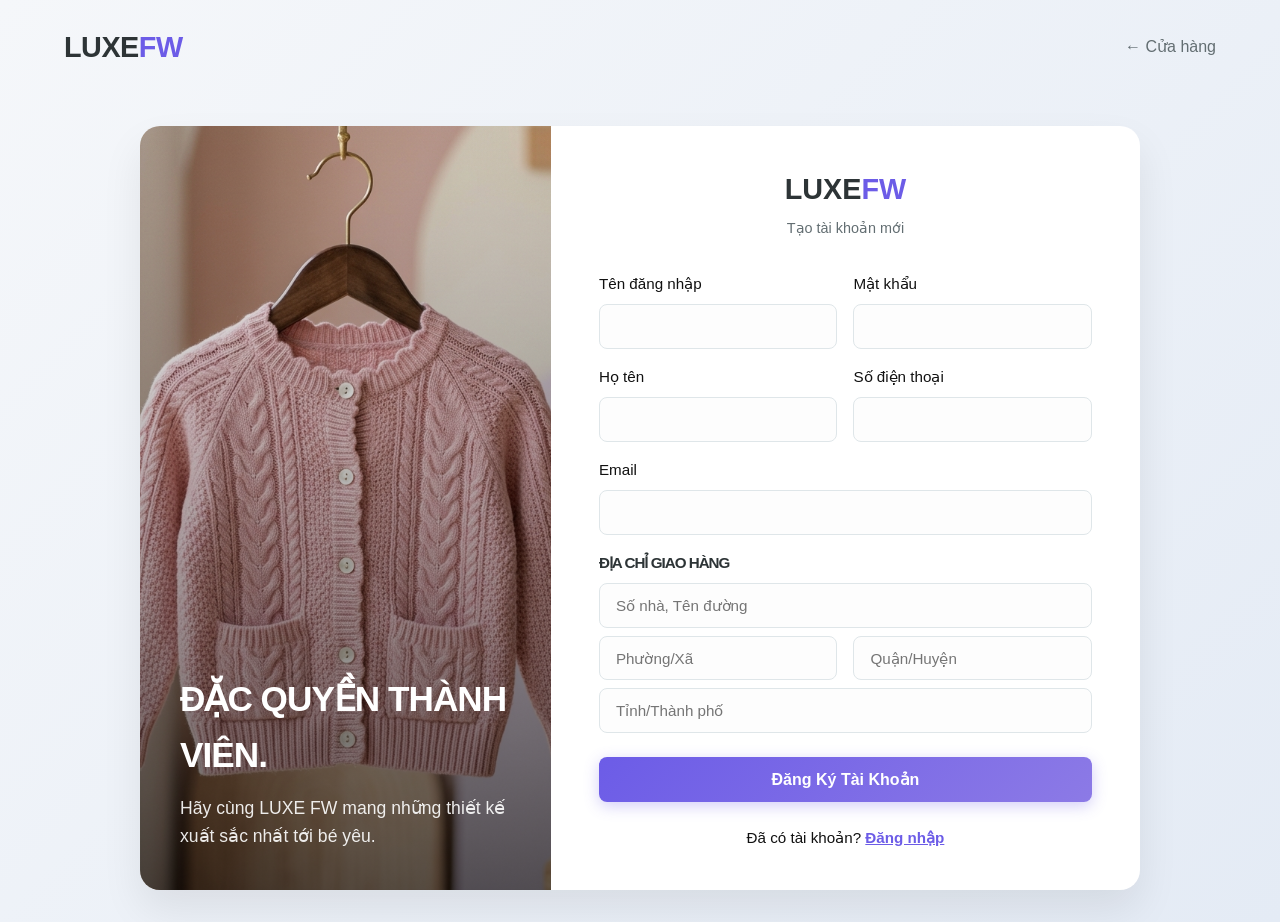
<file: frontend/register.html>
<!DOCTYPE html>
<html lang="vi">
<head>
    <meta charset="UTF-8">
    <meta name="viewport" content="width=device-width, initial-scale=1.0">
    <title>Register - LUXE FW</title>
    <link rel="stylesheet" href="css/style.css">
    <style>
        body { 
            margin: 0; padding: 0; 
            background: linear-gradient(135deg, #f5f7fa 0%, #e4ebf5 100%); 
            min-height: 100vh; 
            display: flex; flex-direction: column; 
        }
        .main-wrapper {
            flex: 1; display: flex; align-items: center; justify-content: center; padding: 2rem;
        }
        .split-container { 
            display: flex; width: 1000px; max-width: 100%; min-height: 600px; 
            background: white; border-radius: 20px; 
            box-shadow: 0 20px 40px rgba(0,0,0,0.08); overflow: hidden; 
        }
        .split-left { 
            flex: 1; 
            background: url('images/girl_cardigan.png') center/cover no-repeat; 
            position: relative; display: none;
        }
        @media (min-width: 800px) { .split-left { display: block; } }
        .split-left::after { 
            content: ''; position: absolute; inset: 0; 
            background: linear-gradient(to top, rgba(0,0,0,0.6), transparent); 
        }
        .split-quote { 
            position: absolute; bottom: 40px; left: 40px; color: white; right: 40px; z-index: 2; 
        }
        .split-quote h2 { font-size: 2.2rem; margin-bottom: 10px; color: white; }
        .split-quote p { font-size: 1.1rem; opacity: 0.9; }

        .split-right { 
            flex: 1.2; padding: 2.5rem 3rem; display: flex; flex-direction: column; justify-content: center; 
        }
        .auth-logo { 
            font-size: 1.8rem; font-weight: 800; color: var(--primary); 
            text-decoration: none; margin-bottom: 5px; text-align: center; 
            display: block;
        }
        .auth-logo span { color: var(--accent); }
        .auth-subtitle { text-align: center; color: var(--text-muted); margin-bottom: 2rem; font-size: 0.9rem;}
        
        .form-group { margin-bottom: 1rem; position: relative; }
        .form-label { display: block; margin-bottom: 0.3rem; font-weight: 500; font-size: 0.9rem; }
        .form-input { 
            width: 100%; padding: 0.8rem 1rem; border: 1px solid var(--border); 
            border-radius: var(--radius-sm); font-family: inherit; font-size: 0.95rem; 
            background: #fdfdfd; transition: all 0.3s ease;
        }
        .form-input:focus {
            outline: none; border-color: var(--accent);
            box-shadow: 0 0 0 3px rgba(108, 92, 231, 0.1);
            background: white;
        }
        .auth-links { text-align: center; margin-top: 1.5rem; font-size: 0.95rem; }
        .auth-links a { font-weight: 600; color: var(--accent); }
        .row-2 { display: flex; gap: 1rem; }
        .col { flex: 1; }
    </style>
</head>
<body>

    <nav style="padding: 1.5rem 5%; display: flex; justify-content: space-between; align-items: center;">
        <a href="index.html" class="logo" style="margin:0;">LUXE<span>FW</span></a>
        <a href="index.html" style="text-decoration: none; color: var(--text-muted); font-weight: 500;">&larr; Cửa hàng</a>
    </nav>

    <div class="main-wrapper">
        <div class="split-container">
            <div class="split-left">
                <div class="split-quote">
                    <h2>Đặc quyền thành viên.</h2>
                    <p>Hãy cùng LUXE FW mang những thiết kế xuất sắc nhất tới bé yêu.</p>
                </div>
            </div>
            
            <div class="split-right">
                <a href="index.html" class="auth-logo">LUXE<span>FW</span></a>
                <p class="auth-subtitle">Tạo tài khoản mới</p>
                
                <form id="registerForm">
                    <div class="row-2">
                        <div class="form-group col">
                            <label class="form-label">Tên đăng nhập</label>
                            <input type="text" name="username" id="reg-username" class="form-input" required>
                        </div>
                        <div class="form-group col">
                            <label class="form-label">Mật khẩu</label>
                            <input type="password" name="password" id="reg-password" class="form-input" required>
                        </div>
                    </div>
                    
                    <div class="row-2">
                        <div class="form-group col">
                            <label class="form-label">Họ tên</label>
                            <input type="text" name="fullName" id="reg-fullname" class="form-input" required>
                        </div>
                        <div class="form-group col">
                            <label class="form-label">Số điện thoại</label>
                            <input type="tel" name="phone" id="reg-phone" class="form-input" required>
                        </div>
                    </div>

                    <div class="form-group">
                        <label class="form-label">Email</label>
                        <input type="email" name="email" id="reg-email" class="form-input" required>
                    </div>
                    
                    <div class="form-group" style="margin-top: 1rem;">
                        <h4 style="margin-bottom: 0.5rem; font-size: 0.95rem; color: var(--primary);">Địa chỉ giao hàng</h4>
                        <input type="text" name="addressLine" id="reg-address" class="form-input" placeholder="Số nhà, Tên đường" style="margin-bottom: 0.5rem;" required>
                        <div class="row-2">
                            <input type="text" name="ward" id="reg-ward" class="form-input col" placeholder="Phường/Xã" required>
                            <input type="text" name="district" id="reg-district" class="form-input col" placeholder="Quận/Huyện" required>
                        </div>
                        <input type="text" name="city" id="reg-city" class="form-input" placeholder="Tỉnh/Thành phố" style="margin-top: 0.5rem;" required>
                        <!-- Added confirmPassword natively to prevent JS error -->
                        <input type="hidden" name="confirmPassword" id="reg-confirm" value="">
                    </div>

                    <button type="submit" id="registerBtn" class="btn btn-primary" style="width: 100%; padding: 0.8rem; font-size: 1rem; border-radius: var(--radius-sm); margin-top: 0.5rem;">Đăng Ký Tài Khoản</button>
                </form>
                
                <div class="auth-links">
                    Đã có tài khoản? <a href="login.html">Đăng nhập</a>
                </div>
            </div>
        </div>
    </div>

    <script src="js/api.js"></script>
    <script src="js/auth.js"></script>
</body>
</html>
</file>
<file: frontend/css/style.css>
:root {
    --primary: #2d3436; /* Dark gray for elegant touch */
    --accent: #6c5ce7; /* Vibrant purple accent */
    --accent-hover: #5b4bc4;
    --background: #fdfdfd;
    --surface: #ffffff;
    --text-main: #2d3436;
    --text-muted: #636e72;
    --border: #dfe6e9;
    --shadow-sm: 0 4px 6px -1px rgba(0, 0, 0, 0.05);
    --shadow-md: 0 10px 15px -3px rgba(0, 0, 0, 0.08);
    --shadow-lg: 0 20px 25px -5px rgba(0, 0, 0, 0.1);
    --radius-sm: 8px;
    --radius-md: 12px;
    --radius-lg: 20px;
    --transition: all 0.3s cubic-bezier(0.25, 0.8, 0.25, 1);
}

@import url('https://fonts.googleapis.com/css2?family=Inter:wght@300;400;500;600&family=Montserrat:wght@300;400;600;800&display=swap');

* {
    margin: 0;
    padding: 0;
    box-sizing: border-box;
}

body {
    font-family: 'Inter', sans-serif;
    background-color: #fff;
    color: #111;
    line-height: 1.6;
    overflow-x: hidden;
}

h1, h2, h3, h4, h5, h6 {
    font-family: 'Montserrat', sans-serif;
    font-weight: 800;
    color: #111;
    letter-spacing: -1px;
    text-transform: uppercase;
}

/* Nav Bar */
.navbar {
    position: fixed;
    top: 0;
    width: 100%;
    background: rgba(255, 255, 255, 0.85); /* Glassmorphism */
    backdrop-filter: blur(12px);
    -webkit-backdrop-filter: blur(12px);
    z-index: 1000;
    border-bottom: 1px solid rgba(223, 230, 233, 0.5);
    display: flex;
    justify-content: space-between;
    align-items: center;
    padding: 1rem 5%;
    transition: var(--transition);
}

.logo {
    font-size: 1.8rem;
    font-weight: 800;
    color: var(--primary);
    text-decoration: none;
    letter-spacing: -0.5px;
}

.logo span {
    color: var(--accent);
}

.nav-links {
    display: flex;
    gap: 2rem;
    list-style: none;
}

.nav-links a {
    text-decoration: none;
    color: var(--text-muted);
    font-weight: 700;
    position: relative;
    padding: 0.5rem 1.2rem;
    border-radius: 20px;
    transition: var(--transition);
}

.nav-links a:hover {
    color: var(--accent);
    background: rgba(108, 92, 231, 0.08);
}

.nav-links a.active {
    color: white;
    background: var(--accent);
    box-shadow: 0 4px 12px rgba(108, 92, 231, 0.3);
}

.nav-actions {
    display: flex;
    align-items: center;
    gap: 1.5rem;
}

.btn {
    padding: 0.6rem 1.5rem;
    border-radius: var(--radius-sm);
    font-weight: 600;
    text-decoration: none;
    cursor: pointer;
    transition: var(--transition);
    border: none;
    display: inline-flex;
    align-items: center;
    justify-content: center;
}

.btn-primary {
    background: linear-gradient(135deg, var(--accent) 0%, #8c7ae6 100%);
    color: white;
    box-shadow: 0 4px 15px rgba(108, 92, 231, 0.3);
}

.btn-primary:hover {
    transform: translateY(-2px);
    box-shadow: 0 8px 20px rgba(108, 92, 231, 0.4);
}

.btn-outline {
    background: transparent;
    border: 2px solid var(--border);
    color: var(--text-main);
}

.btn-outline:hover {
    border-color: var(--accent);
    color: var(--accent);
}

/* Page Container */
.container {
    max-width: 1280px;
    margin: 0 auto;
    padding: 0 5%;
}

/* Hero Section */
.hero {
    min-height: 100vh;
    display: flex;
    align-items: center;
    padding-top: 80px;
    position: relative;
    overflow: hidden;
}

.hero::before {
    content: '';
    position: absolute;
    top: -10%;
    right: -5%;
    width: 500px;
    height: 500px;
    border-radius: 50%;
    background: radial-gradient(circle, rgba(108,92,231,0.1) 0%, rgba(255,255,255,0) 70%);
    z-index: -1;
}

.hero-content {
    flex: 1;
    padding-right: 2rem;
    animation: fadeUp 0.8s ease-out;
}

.hero-subtitle {
    text-transform: uppercase;
    letter-spacing: 4px;
    color: #888;
    font-weight: 600;
    margin-bottom: 2rem;
    display: block;
    font-size: 0.95rem;
}

.hero-title {
    font-size: 5.5rem;
    line-height: 1.05;
    margin-bottom: 1.5rem;
    color: #111;
    text-transform: uppercase;
    letter-spacing: -2px;
}

.hero-desc {
    font-size: 1.25rem;
    color: #555;
    margin-bottom: 3.5rem;
    max-width: 500px;
    font-weight: 400;
    line-height: 1.7;
    text-transform: none;
    letter-spacing: 0;
}

.hero-image {
    flex: 1;
    display: flex;
    justify-content: center;
    position: relative;
    animation: fadeIn 1.2s ease-out;
}

.hero-image img {
    max-width: 100%;
    height: auto;
    border-radius: var(--radius-lg);
    box-shadow: var(--shadow-lg);
    transform: perspective(1000px) rotateY(-5deg);
    transition: var(--transition);
}

.hero-image img:hover {
    transform: perspective(1000px) rotateY(0deg) scale(1.02);
}

/* Cards & Products */
.section-title {
    font-size: 3.2rem;
    text-align: center;
    margin-bottom: 3.5rem;
    color: #111;
    font-weight: 800;
    letter-spacing: -1.5px;
    text-transform: uppercase;
}

.grid-products {
    display: grid;
    grid-template-columns: repeat(auto-fill, minmax(280px, 1fr));
    gap: 2.5rem;
    margin-bottom: 4rem;
}

.product-card {
    background: var(--surface);
    border-radius: var(--radius-md);
    padding: 1rem;
    box-shadow: var(--shadow-sm);
    transition: var(--transition);
    border: 1px solid var(--border);
    position: relative;
    overflow: hidden;
}

.product-card:hover {
    transform: translateY(-8px);
    box-shadow: var(--shadow-md);
    border-color: rgba(108, 92, 231, 0.3);
}

.product-img-wrapper {
    width: 100%;
    aspect-ratio: 4/5;
    overflow: hidden;
    border-radius: var(--radius-sm);
    margin-bottom: 1rem;
    background: #f1f2f6; /* placeholder back */
    display: flex;
    align-items: center;
    justify-content: center;
}

.product-img {
    width: 100%;
    height: 100%;
    object-fit: cover;
    transition: transform 0.5s ease;
}

.product-card:hover .product-img {
    transform: scale(1.05);
}

.product-category {
    font-size: 0.8rem;
    color: var(--text-muted);
    text-transform: uppercase;
    letter-spacing: 1px;
}

.product-name {
    font-size: 1.2rem;
    margin: 0.5rem 0;
    white-space: nowrap;
    overflow: hidden;
    text-overflow: ellipsis;
}

.product-price {
    font-weight: 700;
    color: var(--accent);
    font-size: 1.3rem;
}

/* Auth Pages */
.auth-container {
    min-height: 100vh;
    display: flex;
    align-items: center;
    justify-content: center;
    background: linear-gradient(135deg, #f5f7fa 0%, #c3cfe2 100%);
    padding: 2rem;
}

.auth-box {
    background: var(--surface);
    padding: 3rem;
    border-radius: var(--radius-lg);
    box-shadow: var(--shadow-lg);
    width: 100%;
    max-width: 450px;
    animation: fadeUp 0.5s ease-out;
}

.auth-box h2 {
    font-size: 2rem;
    margin-bottom: 0.5rem;
    text-align: center;
}

.auth-box p {
    color: var(--text-muted);
    text-align: center;
    margin-bottom: 2rem;
}

.form-group {
    margin-bottom: 1.5rem;
}

.form-group label {
    display: block;
    margin-bottom: 0.5rem;
    font-weight: 500;
    font-size: 0.95rem;
}

.form-control {
    width: 100%;
    padding: 0.8rem 1rem;
    border: 1px solid var(--border);
    border-radius: var(--radius-sm);
    font-family: inherit;
    font-size: 1rem;
    transition: var(--transition);
}

.form-control:focus {
    outline: none;
    border-color: var(--accent);
    box-shadow: 0 0 0 3px rgba(108, 92, 231, 0.1);
}

.auth-btn {
    width: 100%;
    padding: 0.8rem;
    font-size: 1.1rem;
    margin-top: 1rem;
}

.auth-footer {
    text-align: center;
    margin-top: 1.5rem;
    font-size: 0.95rem;
    color: var(--text-muted);
}

.auth-footer a {
    color: var(--accent);
    font-weight: 600;
    text-decoration: none;
}

/* Utilities */
.mt-5 { margin-top: 3rem; }
.mb-5 { margin-bottom: 3rem; }
.text-center { text-align: center; }

@keyframes fadeUp {
    from { opacity: 0; transform: translateY(30px); }
    to { opacity: 1; transform: translateY(0); }
}

@keyframes fadeIn {
    from { opacity: 0; }
    to { opacity: 1; }
}

/* Slider & Background Animation */
@keyframes bgSlide {
    0%, 45% { background-image: linear-gradient(rgba(255,255,255,0.7), rgba(255,255,255,0.85)), url('../images/banner_hot.png'); }
    50%, 95% { background-image: linear-gradient(rgba(255,255,255,0.7), rgba(255,255,255,0.85)), url('../images/banner_hot2.png'); }
    100% { background-image: linear-gradient(rgba(255,255,255,0.7), rgba(255,255,255,0.85)), url('../images/banner_hot.png'); }
}

.hot-bg-slider {
    animation: bgSlide 10s infinite;
    background-size: cover !important;
    background-position: center !important;
    transition: background-image 1s ease-in-out;
}

.slider-products {
    display: flex;
    overflow-x: auto;
    scroll-snap-type: x mandatory;
    gap: 2rem;
    padding-bottom: 2rem;
    -webkit-overflow-scrolling: touch;
}
.slider-products > .product-card {
    min-width: 280px;
    flex-shrink: 0;
    scroll-snap-align: start;
}
.slider-products::-webkit-scrollbar { height: 8px; }
.slider-products::-webkit-scrollbar-track { background: transparent; }
.slider-products::-webkit-scrollbar-thumb { background: rgba(108, 92, 231, 0.4); border-radius: 4px; }
.slider-products::-webkit-scrollbar-thumb:hover { background: rgba(108, 92, 231, 0.8); }

.new-arrivals-bg {
    background: linear-gradient(rgba(255,255,255,0.85), rgba(255,255,255,0.95)), url('../images/new_arrivals_bg.png') center/cover;
    border-radius: var(--radius-lg);
    box-shadow: 0 10px 30px rgba(0,0,0,0.05);
}

/* Toast Notification */
.toast-container {
    position: fixed;
    bottom: 2rem;
    right: 2rem;
    z-index: 9999;
    display: flex;
    flex-direction: column;
    gap: 1rem;
}
.toast {
    background: #333;
    color: #fff;
    padding: 1rem 1.5rem;
    border-radius: var(--radius-sm);
    box-shadow: var(--shadow-md);
    opacity: 0;
    transform: translateX(100%);
    transition: all 0.3s ease;
    min-width: 250px;
}
.toast.show {
    opacity: 1;
    transform: translateX(0);
}
.toast.success { border-left: 4px solid #2ecc71; }
.toast.error { border-left: 4px solid #e74c3c; }

/* Quick View & Modal Styles */
.product-img-wrapper {
    position: relative;
    overflow: hidden;
}

.quick-view-btn {
    position: absolute;
    bottom: -60px;
    left: 0;
    width: 100%;
    background: rgba(45, 52, 54, 0.95);
    color: white;
    padding: 1.2rem;
    text-align: center;
    font-weight: 700;
    font-size: 0.9rem;
    cursor: pointer;
    transition: all 0.4s cubic-bezier(0.165, 0.84, 0.44, 1);
    opacity: 0;
    border: none;
    text-transform: uppercase;
    letter-spacing: 2px;
    z-index: 5;
}

.product-card:hover .quick-view-btn {
    bottom: 0;
    opacity: 1;
}

.modal-overlay {
    position: fixed;
    top: 0;
    left: 0;
    width: 100%;
    height: 100%;
    background: rgba(0, 0, 0, 0.75);
    backdrop-filter: blur(8px);
    z-index: 2000;
    display: none;
    align-items: center;
    justify-content: center;
    padding: 2rem;
}

.modal-overlay.active {
    display: flex;
}

.modal-content {
    background: white;
    width: 100%;
    max-width: 1100px;
    height: 90vh;
    max-height: 800px;
    border-radius: var(--radius-lg);
    display: flex;
    overflow: hidden;
    position: relative;
    animation: modalSlide 0.5s cubic-bezier(0.23, 1, 0.32, 1);
}

@keyframes modalSlide {
    from { opacity: 0; transform: translateY(50px) scale(0.95); }
    to { opacity: 1; transform: translateY(0) scale(1); }
}

.modal-close {
    position: absolute;
    top: 1.5rem;
    right: 2rem;
    font-size: 2.5rem;
    color: var(--text-main);
    cursor: pointer;
    z-index: 100;
    line-height: 0.8;
    transition: 0.3s;
}

.modal-close:hover {
    color: var(--accent);
    transform: rotate(90deg);
}

.modal-left {
    flex: 1.3;
    background: #f1f2f6;
    display: flex;
    flex-direction: column;
}

.modal-right {
    flex: 1;
    padding: 4rem;
    display: flex;
    flex-direction: column;
    overflow-y: auto;
}

.modal-img-main {
    flex: 1;
    width: 100%;
    height: 100%;
    object-fit: contain;
    background: #fff;
}

.modal-thumbnails {
    display: flex;
    gap: 1rem;
    padding: 1.5rem;
    background: #fff;
    border-top: 1px solid var(--border);
    justify-content: center;
}

.modal-thumb {
    width: 70px;
    height: 90px;
    object-fit: cover;
    cursor: pointer;
    border-radius: 6px;
    opacity: 0.5;
    transition: 0.3s;
    border: 2px solid transparent;
}

.modal-thumb:hover, .modal-thumb.active {
    opacity: 1;
    border-color: var(--accent);
}

.size-grid {
    display: grid;
    grid-template-columns: repeat(4, 1fr);
    gap: 1rem;
    margin: 1.5rem 0;
}

.size-item {
    padding: 0.8rem;
    border: 1px solid var(--border);
    text-align: center;
    border-radius: 4px;
    cursor: pointer;
    font-weight: 600;
    transition: 0.3s;
}

.size-item:hover, .size-item.active {
    border-color: var(--accent);
    background: rgba(108, 92, 231, 0.05);
    color: var(--accent);
}

.qty-box {
    display: flex;
    align-items: center;
    gap: 1rem;
    margin-bottom: 2rem;
}

.qty-input {
    width: 60px;
    padding: 0.6rem;
    border: 1px solid var(--border);
    border-radius: 4px;
    text-align: center;
    font-size: 1.1rem;
}
</file>
<file: frontend/admin/css/admin.css>
@import url('https://fonts.googleapis.com/css2?family=Inter:wght@400;500;600;700&display=swap');

:root {
    --sidebar-bg: #1e1e2d;
    --sidebar-hover: #1b1b28;
    --sidebar-text: #a2a3b7;
    --sidebar-active: #ffffff;
    --primary: #3699ff;
    --primary-hover: #187de4;
    --success: #1bc5bd;
    --danger: #f64e60;
    --warning: #ffa800;
    --bg-color: #f5f8fa;
    --text-main: #3f4254;
    --text-muted: #b5b5c3;
    --card-bg: #ffffff;
    --border: #ebedf3;
    --shadow: 0px 0px 30px 0px rgba(82, 63, 105, 0.05);
}

* {
    margin: 0;
    padding: 0;
    box-sizing: border-box;
}

body {
    font-family: 'Inter', sans-serif;
    background-color: var(--bg-color);
    color: var(--text-main);
    display: flex;
    min-height: 100vh;
}

/* Sidebar */
.sidebar {
    width: 260px;
    background-color: var(--sidebar-bg);
    display: flex;
    flex-direction: column;
    position: fixed;
    height: 100vh;
    z-index: 100;
}

.sidebar-header {
    height: 65px;
    display: flex;
    align-items: center;
    padding: 0 25px;
    background-color: #1a1a27;
    color: white;
    font-size: 1.5rem;
    font-weight: 700;
}

.sidebar-header span {
    color: var(--primary);
}

.nav-menu {
    list-style: none;
    padding: 20px 0;
}

.nav-item {
    padding: 12px 25px;
    color: var(--sidebar-text);
    cursor: pointer;
    font-weight: 500;
    transition: all 0.3s ease;
    display: flex;
    align-items: center;
    gap: 15px;
}

.nav-item:hover, .nav-item.active {
    background-color: var(--sidebar-hover);
    color: var(--sidebar-active);
}

/* Main Content */
.main-content {
    flex: 1;
    margin-left: 260px;
    display: flex;
    flex-direction: column;
}

.topbar {
    height: 65px;
    background-color: var(--card-bg);
    display: flex;
    align-items: center;
    justify-content: flex-end;
    padding: 0 25px;
    box-shadow: var(--shadow);
    z-index: 90;
}

.user-profile {
    display: flex;
    align-items: center;
    gap: 10px;
    font-weight: 500;
    color: var(--text-muted);
}

.btn-logout {
    background: var(--bg-color);
    color: var(--text-main);
    border: none;
    padding: 8px 15px;
    border-radius: 4px;
    cursor: pointer;
    font-weight: 600;
}

.btn-logout:hover {
    background: var(--border);
}

.page-wrapper {
    padding: 25px;
}

.page-title {
    font-size: 1.5rem;
    font-weight: 600;
    margin-bottom: 20px;
}

/* Data Card */
.data-card {
    background: var(--card-bg);
    border-radius: 8px;
    box-shadow: var(--shadow);
    padding: 25px;
}

.card-header {
    display: flex;
    justify-content: space-between;
    align-items: center;
    margin-bottom: 20px;
}

.btn-primary {
    background: var(--primary);
    color: white;
    border: none;
    padding: 10px 20px;
    border-radius: 6px;
    font-weight: 500;
    cursor: pointer;
}
.btn-primary:hover { background: var(--primary-hover); }

/* Table Setup */
.table-responsive {
    overflow-x: auto;
}

.admin-table {
    width: 100%;
    border-collapse: collapse;
}

.admin-table th, .admin-table td {
    padding: 15px;
    text-align: left;
    border-bottom: 1px dashed var(--border);
}

.admin-table th {
    font-weight: 600;
    color: var(--text-muted);
    text-transform: uppercase;
    font-size: 0.85rem;
    letter-spacing: 0.5px;
}

.admin-table tr:hover {
    background-color: #fcfcfc;
}

.td-flex { display: flex; align-items: center; gap: 15px; }
.product-tb-img { width: 45px; height: 55px; border-radius: 4px; object-fit: cover; background: #eee; }
.item-name { font-weight: 600; color: var(--text-main); }

.badge {
    padding: 5px 10px;
    border-radius: 4px;
    font-size: 0.8rem;
    font-weight: 600;
}
.badge-success { background: rgba(27, 197, 189, 0.1); color: var(--success); }
.badge-warning { background: rgba(255, 168, 0, 0.1); color: var(--warning); }
.badge-danger { background: rgba(246, 78, 96, 0.1); color: var(--danger); }

/* Actions */
.act-btn {
    background: #f3f6f9;
    color: var(--primary);
    border: none;
    padding: 6px 12px;
    border-radius: 4px;
    cursor: pointer;
    font-size: 0.85rem;
    font-weight: 500;
    margin-right: 5px;
}
.act-btn:hover { background: var(--primary); color: white; }
.act-btn.delete:hover { background: var(--danger); color: white; }

/* Sections */
.tab-section { display: none; }
.tab-section.active { display: block; animation: fadeIn 0.4s; }

@keyframes fadeIn {
    from { opacity: 0; transform: translateY(10px); }
    to { opacity: 1; transform: translateY(0); }
}
</file>
